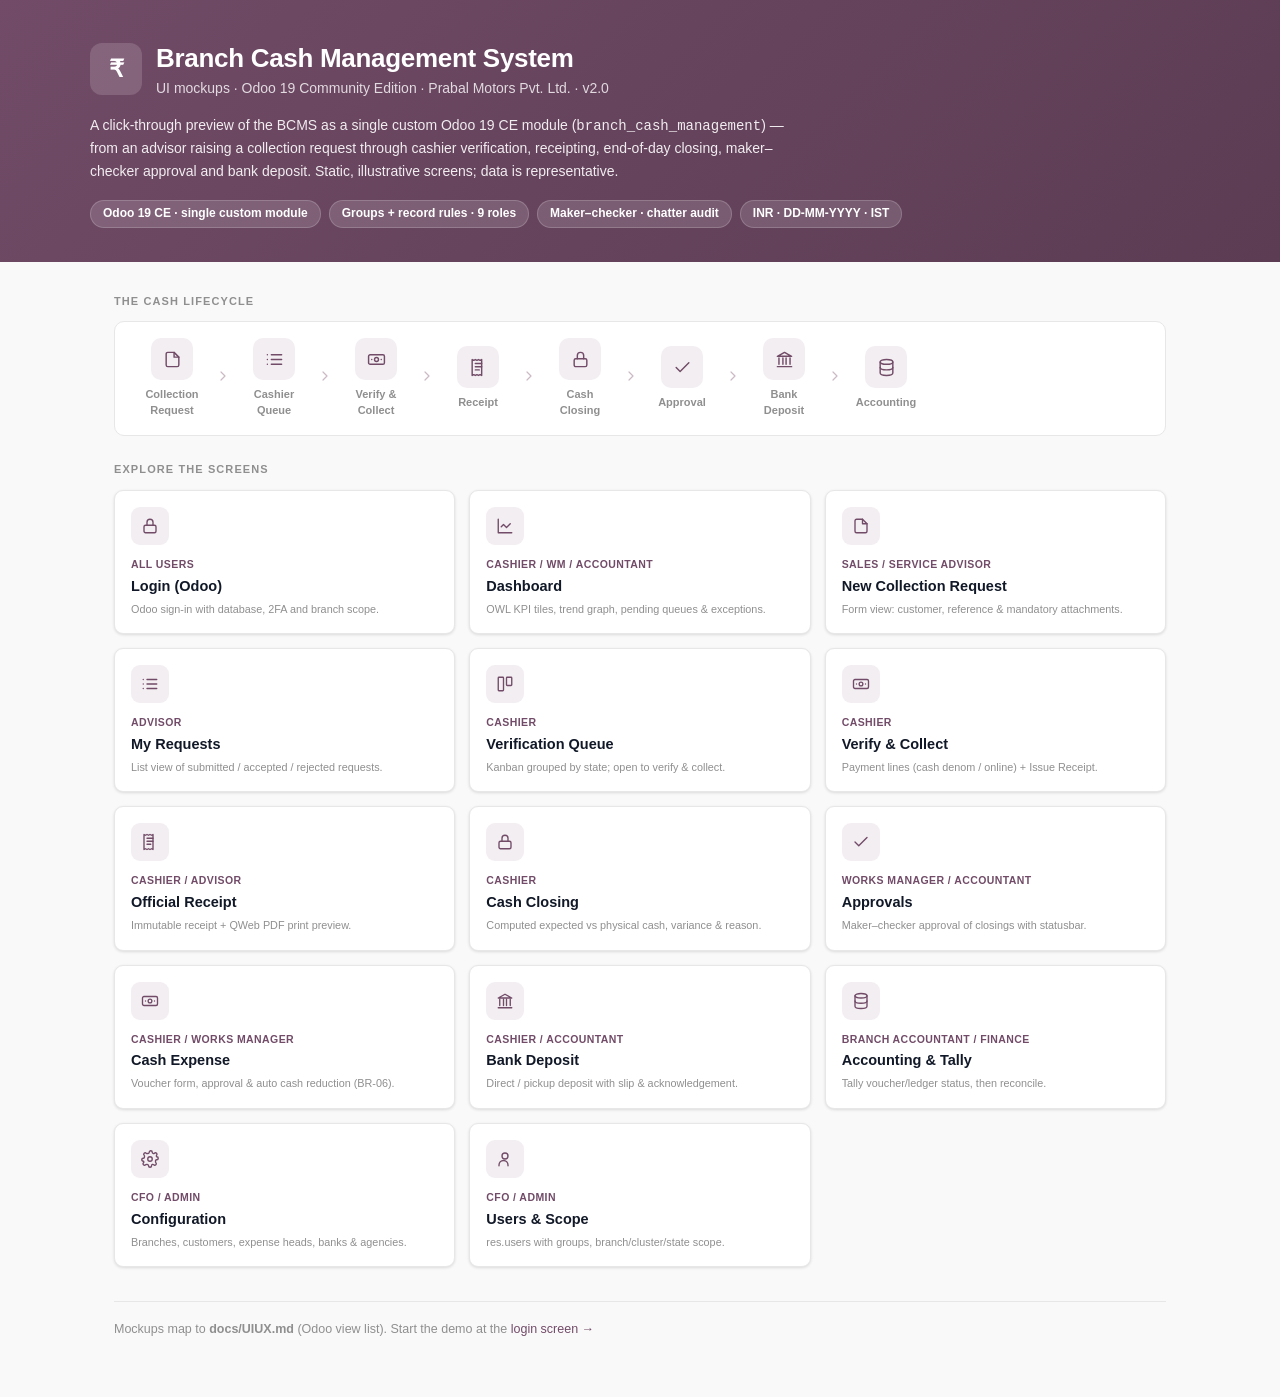
<file: ui-mockups/index.html>
<!doctype html>
<html lang="en">
<head>
  <meta charset="utf-8">
  <meta name="viewport" content="width=device-width, initial-scale=1">
  <title>Branch Cash Management — Odoo 19 CE mockups · Prabal Motors</title>
  <link rel="stylesheet" href="assets/odoo.css">
  <style>
    body{background:#faf9fa}
    .ix-hero{background:linear-gradient(135deg,#714B67,#5b3c53);color:#fff;padding:40px 24px 34px}
    .ix-in{max-width:1100px;margin:0 auto}
    .ix-head{display:flex;align-items:center;gap:14px}
    .ix-head .m{width:52px;height:52px;border-radius:12px;background:rgba(255,255,255,.15);display:grid;place-items:center;font-size:24px;font-weight:700}
    .ix-head h1{margin:0;font-size:26px;letter-spacing:-.3px}
    .ix-head .sub{color:rgba(255,255,255,.8);font-size:14px}
    .ix-badges{display:flex;gap:8px;flex-wrap:wrap;margin-top:18px}
    .ix-badge{background:rgba(255,255,255,.14);border:1px solid rgba(255,255,255,.18);border-radius:999px;padding:4px 12px;font-size:12px;font-weight:600}
    .ix-lead{color:rgba(255,255,255,.9);max-width:720px;margin:16px 0 0;line-height:1.6;font-size:14px}
    .ix-body{max-width:1100px;margin:0 auto;padding:26px 24px 60px}
    .ix-lbl{font-size:11px;text-transform:uppercase;letter-spacing:.1em;color:var(--o-muted);font-weight:700;margin:6px 0 12px}
    .ix-flow{display:flex;flex-wrap:wrap;align-items:center;gap:2px;background:#fff;border:1px solid var(--o-border-2);border-radius:10px;padding:16px;margin-bottom:26px}
    .ix-node{display:flex;flex-direction:column;align-items:center;gap:7px;min-width:82px}
    .ix-node .d{width:42px;height:42px;border-radius:10px;background:var(--o-primary-light);color:var(--o-primary);display:grid;place-items:center}
    .ix-node .d svg{width:19px;height:19px}
    .ix-node .l{font-size:11px;color:var(--o-muted);text-align:center;font-weight:600}
    .ix-arrow{color:#cbb9c6}
    .ix-grid{display:grid;grid-template-columns:repeat(3,1fr);gap:14px}
    .ix-card{background:#fff;border:1px solid var(--o-border-2);border-radius:9px;padding:16px;display:block;color:var(--o-text);box-shadow:var(--o-shadow);transition:.12s}
    .ix-card:hover{border-color:var(--o-primary);transform:translateY(-2px);text-decoration:none;box-shadow:0 8px 22px rgba(113,75,103,.18)}
    .ix-card .ic{width:38px;height:38px;border-radius:9px;background:var(--o-primary-light);color:var(--o-primary);display:grid;place-items:center;margin-bottom:10px}
    .ix-card .ic svg{width:18px;height:18px}
    .ix-card .rt{font-size:10.5px;color:var(--o-primary);font-weight:700;text-transform:uppercase;letter-spacing:.04em}
    .ix-card b{display:block;color:var(--o-text-strong);font-size:14.5px;margin-top:2px}
    .ix-card small{display:block;color:var(--o-muted);margin-top:4px;line-height:1.5}
    .ix-foot{margin-top:34px;color:var(--o-muted);font-size:12.5px;border-top:1px solid var(--o-border-2);padding-top:18px}
    @media(max-width:820px){.ix-grid{grid-template-columns:1fr}}
  </style>
</head>
<body>
  <div class="ix-hero">
    <div class="ix-in">
      <div class="ix-head">
        <div class="m">₹</div>
        <div>
          <h1>Branch Cash Management System</h1>
          <div class="sub">UI mockups · Odoo 19 Community Edition · Prabal Motors Pvt. Ltd. · v2.0</div>
        </div>
      </div>
      <p class="ix-lead">A click-through preview of the BCMS as a single custom Odoo 19 CE module (<code>branch_cash_management</code>) — from an advisor raising a collection request through cashier verification, receipting, end-of-day closing, maker–checker approval and bank deposit. Static, illustrative screens; data is representative.</p>
      <div class="ix-badges">
        <span class="ix-badge">Odoo 19 CE · single custom module</span>
        <span class="ix-badge">Groups + record rules · 9 roles</span>
        <span class="ix-badge">Maker–checker · chatter audit</span>
        <span class="ix-badge">INR · DD-MM-YYYY · IST</span>
      </div>
    </div>
  </div>

  <div class="ix-body">
    <p class="ix-lbl">The cash lifecycle</p>
    <div class="ix-flow" id="flow"></div>
    <p class="ix-lbl">Explore the screens</p>
    <div class="ix-grid" id="grid"></div>
    <div class="ix-foot">Mockups map to <b>docs/UIUX.md</b> (Odoo view list). Start the demo at the <a href="login.html">login screen →</a></div>
  </div>

  <script src="assets/odoo.js"></script>
  <script>
    const FLOW=[['file','Collection\nRequest'],['list','Cashier\nQueue'],['cash','Verify &\nCollect'],['receipt','Receipt'],['lock','Cash\nClosing'],['check','Approval'],['bank','Bank\nDeposit'],['db','Accounting']];
    document.getElementById('flow').innerHTML=FLOW.map((f,i)=>
      `<div class="ix-node"><div class="d">${svg(f[0])}</div><div class="l">${f[1].replace(/\n/g,'<br>')}</div></div>`+
      (i<FLOW.length-1?`<span class="ix-arrow">${svg('right',16)}</span>`:'')).join('');
    const S=[
      ['login.html','lock','All users','Login (Odoo)','Odoo sign-in with database, 2FA and branch scope.'],
      ['dashboard.html','graph','Cashier / WM / Accountant','Dashboard','OWL KPI tiles, trend graph, pending queues & exceptions.'],
      ['collection-new.html','file','Sales / Service Advisor','New Collection Request','Form view: customer, reference & mandatory attachments.'],
      ['my-requests.html','list','Advisor','My Requests','List view of submitted / accepted / rejected requests.'],
      ['cashier-queue.html','kanban','Cashier','Verification Queue','Kanban grouped by state; open to verify & collect.'],
      ['verify-collect.html','cash','Cashier','Verify & Collect','Payment lines (cash denom / online) + Issue Receipt.'],
      ['receipt.html','receipt','Cashier / Advisor','Official Receipt','Immutable receipt + QWeb PDF print preview.'],
      ['cash-closing.html','lock','Cashier','Cash Closing','Computed expected vs physical cash, variance & reason.'],
      ['approvals.html','check','Works Manager / Accountant','Approvals','Maker–checker approval of closings with statusbar.'],
      ['expenses.html','cash','Cashier / Works Manager','Cash Expense','Voucher form, approval & auto cash reduction (BR-06).'],
      ['deposit.html','bank','Cashier / Accountant','Bank Deposit','Direct / pickup deposit with slip & acknowledgement.'],
      ['accounting.html','db','Branch Accountant / Finance','Accounting & Tally','Tally voucher/ledger status, then reconcile.'],
      ['masters.html','gear','CFO / Admin','Configuration','Branches, customers, expense heads, banks & agencies.'],
      ['users.html','user','CFO / Admin','Users & Scope','res.users with groups, branch/cluster/state scope.'],
    ];
    document.getElementById('grid').innerHTML=S.map(s=>
      `<a class="ix-card" href="${s[0]}"><div class="ic">${svg(s[1])}</div><span class="rt">${s[2]}</span><b>${s[3]}</b><small>${s[4]}</small></a>`).join('');
  </script>
</body>
</html>
</file>
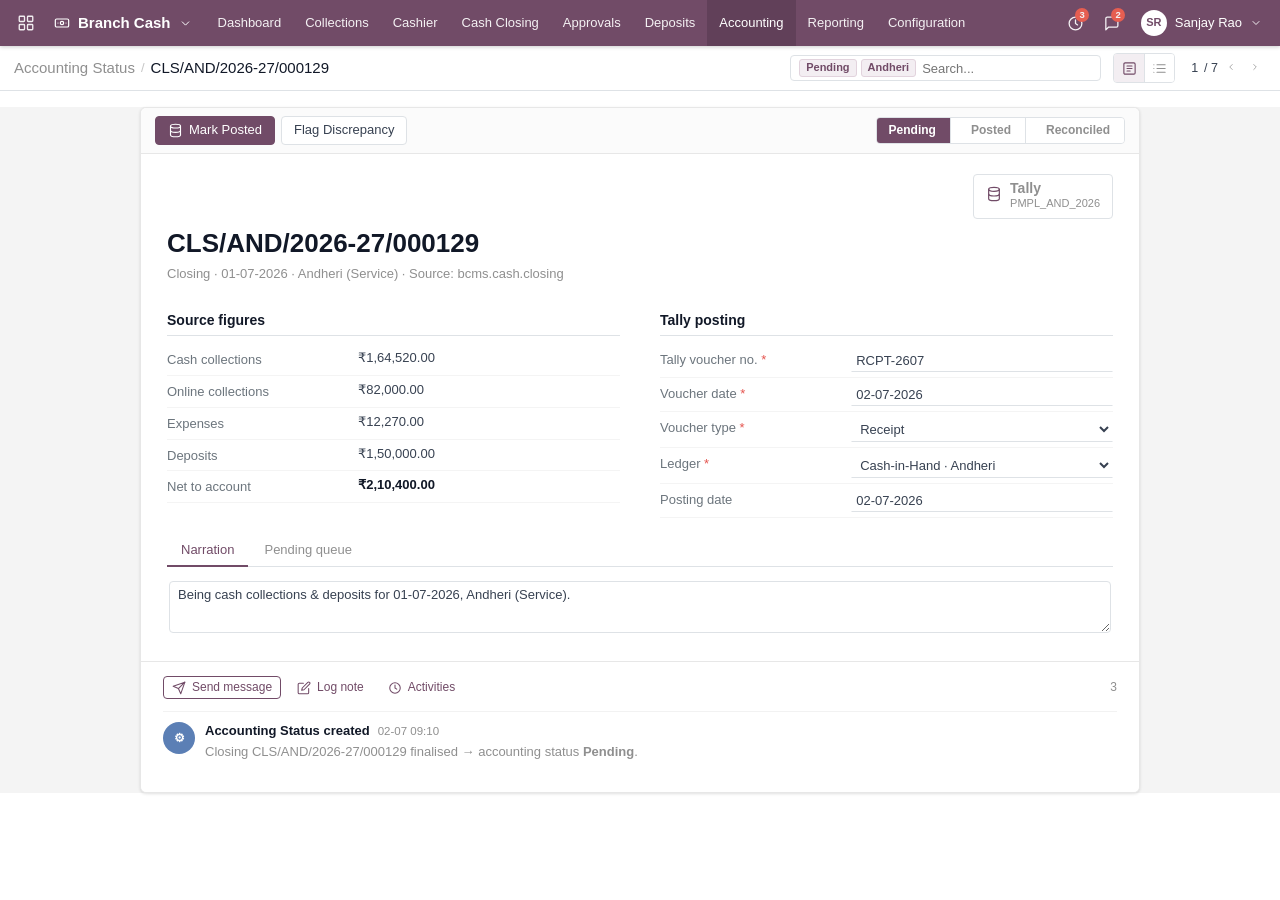
<file: ui-mockups/accounting.html>
<!doctype html>
<html lang="en">
<head>
  <meta charset="utf-8">
  <meta name="viewport" content="width=device-width, initial-scale=1">
  <title>Accounting Status — Branch Cash (Odoo 19 CE)</title>
  <link rel="stylesheet" href="assets/odoo.css">
</head>
<body class="o-app" data-menu="accounting" data-user="Sanjay Rao" data-role="Branch Accountant">

  <div class="o-cp">
    <div class="o-cp-top">
      <div class="o-cp-actions">
        <div class="o-breadcrumb"><a href="#">Accounting Status</a><span class="sep">/</span><b>CLS/AND/2026-27/000129</b></div>
      </div>
      <div class="o-cp-right">
        <div class="o-search"><span class="o-facet">Pending</span><span class="o-facet">Andheri</span><input placeholder="Search..."></div>
        <div class="o-viewswitch"><button class="on" title="Form" data-svg="form"></button><button title="List" data-svg="list"></button></div>
        <div class="o-pager"><span class="o-val">1</span> / 7 <button data-svg="left"></button><button data-svg="right"></button></div>
      </div>
    </div>
  </div>

  <div class="o-content o-form-bg">
    <div class="o-form">
      <div class="o-form-statusbar">
        <div class="o-sb-actions">
          <button class="btn btn-primary" data-open="postDlg" data-svg="db">Mark Posted</button>
          <button class="btn btn-default" data-open="discDlg">Flag Discrepancy</button>
        </div>
        <div class="o-statusbar">
          <div class="o-stage cur">Pending</div>
          <div class="o-stage">Posted</div>
          <div class="o-stage">Reconciled</div>
        </div>
      </div>

      <div class="o-sheet">
        <div class="o-buttonbox">
          <a class="o-smart" href="#"><span data-svg="db"></span><span><b>Tally</b> PMPL_AND_2026</span></a>
        </div>
        <div class="o-form-title">CLS/AND/2026-27/000129</div>
        <div class="o-subtitle">Closing · 01-07-2026 · Andheri (Service) · Source: bcms.cash.closing</div>

        <div class="o-groups">
          <div>
            <div class="o-group-title">Source figures</div>
            <div class="o-field"><label>Cash collections</label><div class="o-val num">₹1,64,520.00</div></div>
            <div class="o-field"><label>Online collections</label><div class="o-val num">₹82,000.00</div></div>
            <div class="o-field"><label>Expenses</label><div class="o-val num">₹12,270.00</div></div>
            <div class="o-field"><label>Deposits</label><div class="o-val num">₹1,50,000.00</div></div>
            <div class="o-field"><label>Net to account</label><div class="o-val b num">₹2,10,400.00</div></div>
          </div>
          <div>
            <div class="o-group-title">Tally posting</div>
            <div class="o-field"><label>Tally voucher no. <span class="req">*</span></label><div class="o-val"><input class="o-input" placeholder="e.g. RCPT-2607" value="RCPT-2607"></div></div>
            <div class="o-field"><label>Voucher date <span class="req">*</span></label><div class="o-val"><input class="o-input" value="02-07-2026"></div></div>
            <div class="o-field"><label>Voucher type <span class="req">*</span></label><div class="o-val"><select class="o-select"><option>Receipt</option><option>Contra (deposit)</option><option>Payment (expense)</option><option>Journal</option></select></div></div>
            <div class="o-field"><label>Ledger <span class="req">*</span></label><div class="o-val"><select class="o-select"><option>Cash-in-Hand · Andheri</option><option>HDFC Bank ••4021</option><option>Sundry Debtors</option></select></div></div>
            <div class="o-field"><label>Posting date</label><div class="o-val"><input class="o-input" value="02-07-2026"></div></div>
          </div>
        </div>

        <div class="o-notebook" data-nb style="margin-top:16px">
          <div class="o-nb-tabs">
            <button class="on" data-tab="narration">Narration</button>
            <button data-tab="pending">Pending queue</button>
          </div>
          <div class="o-nb-page on" data-page="narration">
            <textarea class="o-textarea o-boxed" style="width:100%">Being cash collections & deposits for 01-07-2026, Andheri (Service).</textarea>
          </div>
          <div class="o-nb-page" data-page="pending">
            <table class="o-lines">
              <thead><tr><th>Source</th><th>Type</th><th class="r">Amount</th><th>Status</th></tr></thead>
              <tbody>
                <tr><td>DEP/AND/…/000086</td><td>Deposit</td><td class="r num">₹1,10,000.00</td><td><span class="o-badge b-warning">Pending</span></td></tr>
                <tr><td>CLS/AND/…/000128</td><td>Closing · 30-06</td><td class="r num">₹1,88,900.00</td><td><span class="o-badge b-info">Posted</span></td></tr>
                <tr><td>EXP/AND/…/000309</td><td>Expense</td><td class="r num">₹9,070.00</td><td><span class="o-badge b-info">Posted</span></td></tr>
                <tr><td>CLS/BND/…/000071</td><td>Closing · 30-06</td><td class="r num">₹74,300.00</td><td><span class="o-badge b-danger">Discrepancy</span></td></tr>
              </tbody>
            </table>
          </div>
        </div>
      </div>

      <div class="o-chatter" data-chatter>
        <div class="o-chatter-top">
          <button class="btn btn-secondary btn-sm" data-cbtn="msg" data-svg="send">Send message</button>
          <button class="btn btn-link btn-sm" data-cbtn="note" data-svg="edit">Log note</button>
          <button class="btn btn-link btn-sm" data-svg="clock">Activities</button>
          <div class="o-followers"><span data-svg="user">3</span></div>
        </div>
        <div class="o-msg">
          <div class="o-ava" style="background:#5b7fb5">⚙</div>
          <div class="o-mbody">
            <div class="o-mhead"><span class="o-mauthor">Accounting Status created</span><span class="o-mtime">02-07 09:10</span></div>
            <div class="o-mtext deco-muted">Closing CLS/AND/2026-27/000129 finalised → accounting status <b>Pending</b>.</div>
          </div>
        </div>
      </div>
    </div>
  </div>

  <!-- Post dialog -->
  <div class="o-dialog-ov" id="postDlg">
    <div class="o-dialog">
      <div class="o-dialog-h">Mark as Posted <span class="x" data-close data-svg="x"></span></div>
      <div class="o-dialog-b">
        <div class="o-alert o-alert-info mb-2" data-svg="db"><div>Records the Tally voucher against this closing and moves it to <b>Posted</b>. Reconcile once it appears in the Tally daybook.</div></div>
        <div class="o-sumrow"><span class="k">Voucher no.</span><span class="num">RCPT-2607</span></div>
        <div class="o-sumrow"><span class="k">Ledger</span><span>Cash-in-Hand · Andheri</span></div>
        <div class="o-sumrow"><span class="k">Amount</span><span class="num">₹2,10,400.00</span></div>
      </div>
      <div class="o-dialog-f"><button class="btn btn-default" data-close>Discard</button><button class="btn btn-primary" data-close>Confirm posting</button></div>
    </div>
  </div>
  <!-- Discrepancy dialog -->
  <div class="o-dialog-ov" id="discDlg">
    <div class="o-dialog">
      <div class="o-dialog-h">Flag discrepancy <span class="x" data-close data-svg="x"></span></div>
      <div class="o-dialog-b">
        <div class="o-alert o-alert-warn mb-2" data-svg="alert"><div>Marks a mismatch vs Tally. Appears on the Accounting-Pending exception report until corrected.</div></div>
        <div class="o-field"><label>Type <span class="req">*</span></label><div class="o-val"><select class="o-select o-boxed"><option>Amount mismatch vs Tally</option><option>Ledger misclassification</option><option>Missing counter-entry</option><option>Other</option></select></div></div>
        <div class="o-field"><label>Details <span class="req">*</span></label><div class="o-val"><textarea class="o-textarea o-boxed" placeholder="Describe the mismatch…"></textarea></div></div>
      </div>
      <div class="o-dialog-f"><button class="btn btn-default" data-close>Discard</button><button class="btn btn-danger" data-close>Flag discrepancy</button></div>
    </div>
  </div>

  <script src="assets/odoo.js"></script>
</body>
</html>
</file>
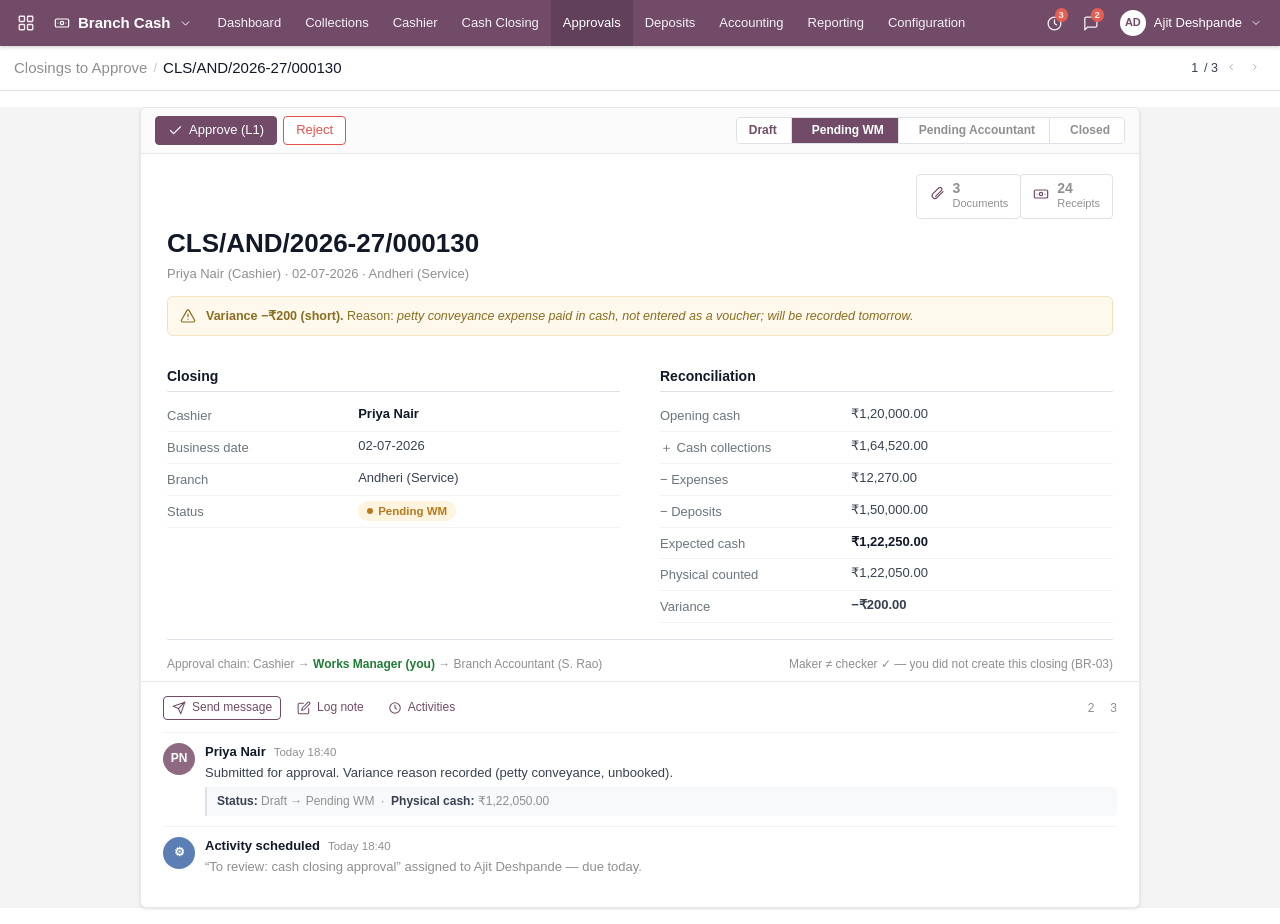
<file: ui-mockups/approvals.html>
<!doctype html>
<html lang="en">
<head>
  <meta charset="utf-8">
  <meta name="viewport" content="width=device-width, initial-scale=1">
  <title>Approve Closing — Branch Cash (Odoo 19 CE)</title>
  <link rel="stylesheet" href="assets/odoo.css">
</head>
<body class="o-app" data-menu="approvals" data-user="Ajit Deshpande" data-role="Works Manager">

  <div class="o-cp">
    <div class="o-cp-top">
      <div class="o-cp-actions">
        <div class="o-breadcrumb"><a href="#">Closings to Approve</a><span class="sep">/</span><b>CLS/AND/2026-27/000130</b></div>
      </div>
      <div class="o-cp-right">
        <div class="o-pager"><span class="o-val">1</span> / 3 <button data-svg="left"></button><button data-svg="right"></button></div>
      </div>
    </div>
  </div>

  <div class="o-content o-form-bg">
    <div class="o-form">
      <!-- statusbar -->
      <div class="o-form-statusbar">
        <div class="o-sb-actions">
          <button class="btn btn-primary" data-open="approveDlg" data-svg="check">Approve (L1)</button>
          <button class="btn btn-danger" data-open="rejectDlg">Reject</button>
        </div>
        <div class="o-statusbar">
          <div class="o-stage done">Draft</div>
          <div class="o-stage cur">Pending WM</div>
          <div class="o-stage">Pending Accountant</div>
          <div class="o-stage">Closed</div>
        </div>
      </div>

      <div class="o-sheet">
        <div class="o-buttonbox">
          <a class="o-smart" href="#"><span data-svg="paperclip"></span><span><b>3</b> Documents</span></a>
          <a class="o-smart" href="verify-collect.html"><span data-svg="cash"></span><span><b>24</b> Receipts</span></a>
        </div>

        <div class="o-form-title">CLS/AND/2026-27/000130</div>
        <div class="o-subtitle">Priya Nair (Cashier) · 02-07-2026 · Andheri (Service)</div>

        <div class="o-alert o-alert-warn mb-2" data-svg="alert">
          <div><b>Variance −₹200 (short).</b> Reason: <i>petty conveyance expense paid in cash, not entered as a voucher; will be recorded tomorrow.</i></div>
        </div>

        <div class="o-groups">
          <div>
            <div class="o-group-title">Closing</div>
            <div class="o-field"><label>Cashier</label><div class="o-val b">Priya Nair</div></div>
            <div class="o-field"><label>Business date</label><div class="o-val">02-07-2026</div></div>
            <div class="o-field"><label>Branch</label><div class="o-val">Andheri (Service)</div></div>
            <div class="o-field"><label>Status</label><div class="o-val"><span class="o-badge b-warning"><span class="dot"></span>Pending WM</span></div></div>
          </div>
          <div>
            <div class="o-group-title">Reconciliation</div>
            <div class="o-field"><label>Opening cash</label><div class="o-val num">₹1,20,000.00</div></div>
            <div class="o-field"><label>＋ Cash collections</label><div class="o-val num">₹1,64,520.00</div></div>
            <div class="o-field"><label>− Expenses</label><div class="o-val num">₹12,270.00</div></div>
            <div class="o-field"><label>− Deposits</label><div class="o-val num">₹1,50,000.00</div></div>
            <div class="o-field"><label>Expected cash</label><div class="o-val b num">₹1,22,250.00</div></div>
            <div class="o-field"><label>Physical counted</label><div class="o-val num">₹1,22,050.00</div></div>
            <div class="o-field"><label>Variance</label><div class="o-val num deco-danger">−₹200.00</div></div>
          </div>
        </div>

        <hr class="o-hr">
        <div class="o-between">
          <div class="deco-muted small">Approval chain: Cashier → <b class="deco-success">Works Manager (you)</b> → Branch Accountant (S. Rao)</div>
          <div class="small deco-muted">Maker ≠ checker ✓ — you did not create this closing (BR-03)</div>
        </div>
      </div>

      <!-- chatter -->
      <div class="o-chatter" data-chatter>
        <div class="o-chatter-top">
          <button class="btn btn-secondary btn-sm" data-cbtn="msg" data-svg="send">Send message</button>
          <button class="btn btn-link btn-sm" data-cbtn="note" data-svg="edit">Log note</button>
          <button class="btn btn-link btn-sm" data-svg="clock">Activities</button>
          <div class="o-followers"><span data-svg="user">2</span><span data-svg="paperclip">3</span></div>
        </div>
        <div class="o-msg">
          <div class="o-ava" style="background:#8e6a82">PN</div>
          <div class="o-mbody">
            <div class="o-mhead"><span class="o-mauthor">Priya Nair</span><span class="o-mtime">Today 18:40</span></div>
            <div class="o-mtext">Submitted for approval. Variance reason recorded (petty conveyance, unbooked).</div>
            <div class="o-tracking"><b>Status:</b> Draft → Pending WM &nbsp;·&nbsp; <b>Physical cash:</b> ₹1,22,050.00</div>
          </div>
        </div>
        <div class="o-msg">
          <div class="o-ava" style="background:#5b7fb5">⚙</div>
          <div class="o-mbody">
            <div class="o-mhead"><span class="o-mauthor">Activity scheduled</span><span class="o-mtime">Today 18:40</span></div>
            <div class="o-mtext deco-muted">“To review: cash closing approval” assigned to Ajit Deshpande — due today.</div>
          </div>
        </div>
      </div>
    </div>
  </div>

  <!-- Approve dialog -->
  <div class="o-dialog-ov" id="approveDlg">
    <div class="o-dialog">
      <div class="o-dialog-h">Approve CLS/AND/2026-27/000130 <span class="x" data-close data-svg="x"></span></div>
      <div class="o-dialog-b">
        <div class="o-alert o-alert-success mb-2" data-svg="check"><div>Approving as <b>Works Manager (L1)</b>. Maker ≠ checker verified. Routes to Branch Accountant (S. Rao) for physical verification & finalisation.</div></div>
        <div class="o-field"><label>Approval remark <span class="deco-muted">(optional)</span></label><div class="o-val"><textarea class="o-textarea o-boxed">Variance reason acceptable. Ensure the voucher is booked tomorrow.</textarea></div></div>
      </div>
      <div class="o-dialog-f"><button class="btn btn-default" data-close>Discard</button><button class="btn btn-primary" data-close>Confirm approval</button></div>
    </div>
  </div>
  <!-- Reject dialog -->
  <div class="o-dialog-ov" id="rejectDlg">
    <div class="o-dialog">
      <div class="o-dialog-h">Reject closing <span class="x" data-close data-svg="x"></span></div>
      <div class="o-dialog-b">
        <div class="o-alert o-alert-warn mb-2" data-svg="alert"><div>Returns to the cashier for correction & resubmission. A reason is mandatory.</div></div>
        <div class="o-field"><label>Reason <span class="req">*</span></label><div class="o-val"><textarea class="o-textarea o-boxed" placeholder="Explain what must be corrected…"></textarea></div></div>
      </div>
      <div class="o-dialog-f"><button class="btn btn-default" data-close>Discard</button><button class="btn btn-danger" data-close>Confirm rejection</button></div>
    </div>
  </div>

  <script src="assets/odoo.js"></script>
</body>
</html>
</file>
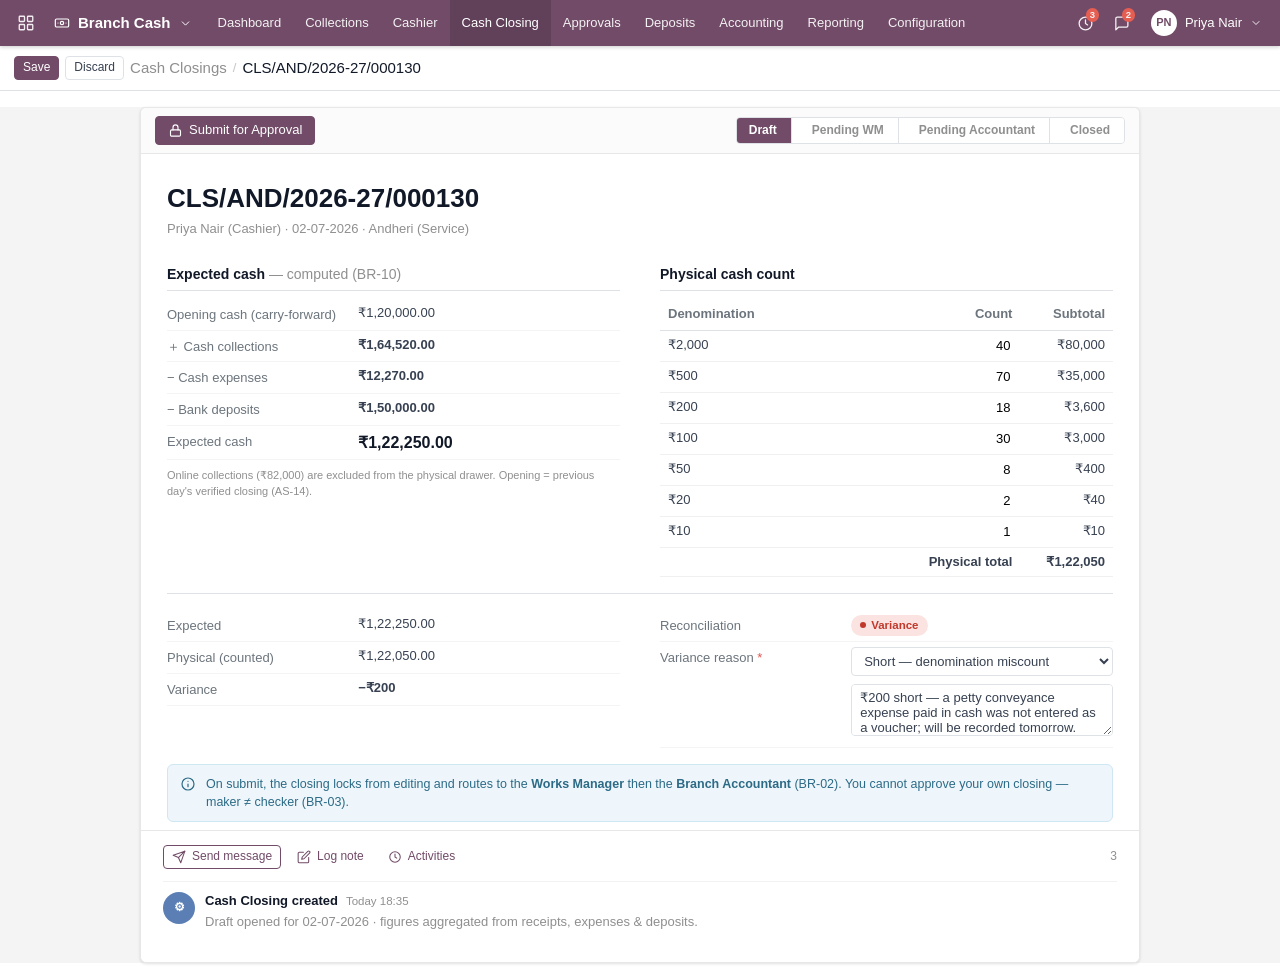
<file: ui-mockups/cash-closing.html>
<!doctype html>
<html lang="en">
<head>
  <meta charset="utf-8">
  <meta name="viewport" content="width=device-width, initial-scale=1">
  <title>Cash Closing — Branch Cash (Odoo 19 CE)</title>
  <link rel="stylesheet" href="assets/odoo.css">
</head>
<body class="o-app" data-menu="closing" data-user="Priya Nair" data-role="Cashier">

  <div class="o-cp">
    <div class="o-cp-top">
      <div class="o-cp-actions">
        <button class="btn btn-primary btn-sm">Save</button>
        <button class="btn btn-default btn-sm">Discard</button>
        <div class="o-breadcrumb"><a href="#">Cash Closings</a><span class="sep">/</span><b>CLS/AND/2026-27/000130</b></div>
      </div>
    </div>
  </div>

  <div class="o-content o-form-bg">
    <div class="o-form">
      <div class="o-form-statusbar">
        <div class="o-sb-actions">
          <a class="btn btn-primary" href="approvals.html" data-svg="lock">Submit for Approval</a>
        </div>
        <div class="o-statusbar">
          <div class="o-stage cur">Draft</div>
          <div class="o-stage">Pending WM</div>
          <div class="o-stage">Pending Accountant</div>
          <div class="o-stage">Closed</div>
        </div>
      </div>

      <div class="o-sheet">
        <div class="o-form-title">CLS/AND/2026-27/000130</div>
        <div class="o-subtitle">Priya Nair (Cashier) · 02-07-2026 · Andheri (Service)</div>

        <div class="o-groups">
          <div>
            <div class="o-group-title">Expected cash <span class="deco-muted" style="font-weight:400">— computed (BR-10)</span></div>
            <div class="o-field"><label>Opening cash (carry-forward)</label><div class="o-val num">₹1,20,000.00</div></div>
            <div class="o-field"><label>＋ Cash collections</label><div class="o-val num deco-success">₹1,64,520.00</div></div>
            <div class="o-field"><label>− Cash expenses</label><div class="o-val num deco-danger">₹12,270.00</div></div>
            <div class="o-field"><label>− Bank deposits</label><div class="o-val num deco-danger">₹1,50,000.00</div></div>
            <div class="o-field"><label>Expected cash</label><div class="o-val b num" style="font-size:16px">₹1,22,250.00</div></div>
            <p class="deco-muted tiny mt-1">Online collections (₹82,000) are excluded from the physical drawer. Opening = previous day's verified closing (AS-14).</p>
          </div>

          <div>
            <div class="o-group-title">Physical cash count</div>
            <div data-denom data-expected="122250">
              <table class="o-lines">
                <thead><tr><th>Denomination</th><th class="r">Count</th><th class="r">Subtotal</th></tr></thead>
                <tbody>
                  <tr><td>₹2,000</td><td class="r"><input class="denom" data-face="2000" value="40"></td><td class="r num" data-sub>₹80,000</td></tr>
                  <tr><td>₹500</td><td class="r"><input class="denom" data-face="500" value="70"></td><td class="r num" data-sub>₹35,000</td></tr>
                  <tr><td>₹200</td><td class="r"><input class="denom" data-face="200" value="18"></td><td class="r num" data-sub>₹3,600</td></tr>
                  <tr><td>₹100</td><td class="r"><input class="denom" data-face="100" value="30"></td><td class="r num" data-sub>₹3,000</td></tr>
                  <tr><td>₹50</td><td class="r"><input class="denom" data-face="50" value="8"></td><td class="r num" data-sub>₹400</td></tr>
                  <tr><td>₹20</td><td class="r"><input class="denom" data-face="20" value="2"></td><td class="r num" data-sub>₹40</td></tr>
                  <tr><td>₹10</td><td class="r"><input class="denom" data-face="10" value="1"></td><td class="r num" data-sub>₹10</td></tr>
                </tbody>
                <tfoot><tr><td colspan="2" class="r">Physical total</td><td class="r num" data-denom-total>₹1,22,050</td></tr></tfoot>
              </table>
            </div>
          </div>
        </div>

        <hr class="o-hr">
        <div class="o-groups" data-variance data-expected="122250">
          <div>
            <div class="o-field"><label>Expected</label><div class="o-val num">₹1,22,250.00</div></div>
            <div class="o-field"><label>Physical (counted)</label><div class="o-val num" data-phys>₹1,22,050.00</div></div>
            <div class="o-field"><label>Variance</label><div class="o-val num deco-danger" data-var-amt>−₹200.00</div></div>
          </div>
          <div>
            <div class="o-field"><label>Reconciliation</label><div class="o-val"><span class="o-badge b-danger" data-var-badge><span class="dot"></span>Variance</span></div></div>
            <div class="o-field" data-var-reason>
              <label>Variance reason <span class="req">*</span></label>
              <div class="o-val">
                <select class="o-select o-boxed mb-1"><option>Short — denomination miscount</option><option>Short — pending petty expense not recorded</option><option>Excess — rounding on receipts</option><option>Other</option></select>
                <textarea class="o-textarea o-boxed">₹200 short — a petty conveyance expense paid in cash was not entered as a voucher; will be recorded tomorrow.</textarea>
              </div>
            </div>
          </div>
        </div>

        <div class="o-alert o-alert-info mt-2" data-svg="info">
          <div>On submit, the closing locks from editing and routes to the <b>Works Manager</b> then the <b>Branch Accountant</b> (BR-02). You cannot approve your own closing — maker ≠ checker (BR-03).</div>
        </div>
      </div>

      <div class="o-chatter" data-chatter>
        <div class="o-chatter-top">
          <button class="btn btn-secondary btn-sm" data-cbtn="msg" data-svg="send">Send message</button>
          <button class="btn btn-link btn-sm" data-cbtn="note" data-svg="edit">Log note</button>
          <button class="btn btn-link btn-sm" data-svg="clock">Activities</button>
          <div class="o-followers"><span data-svg="user">3</span></div>
        </div>
        <div class="o-msg">
          <div class="o-ava" style="background:#5b7fb5">⚙</div>
          <div class="o-mbody">
            <div class="o-mhead"><span class="o-mauthor">Cash Closing created</span><span class="o-mtime">Today 18:35</span></div>
            <div class="o-mtext deco-muted">Draft opened for 02-07-2026 · figures aggregated from receipts, expenses & deposits.</div>
          </div>
        </div>
      </div>
    </div>
  </div>
  <script src="assets/odoo.js"></script>
</body>
</html>
</file>
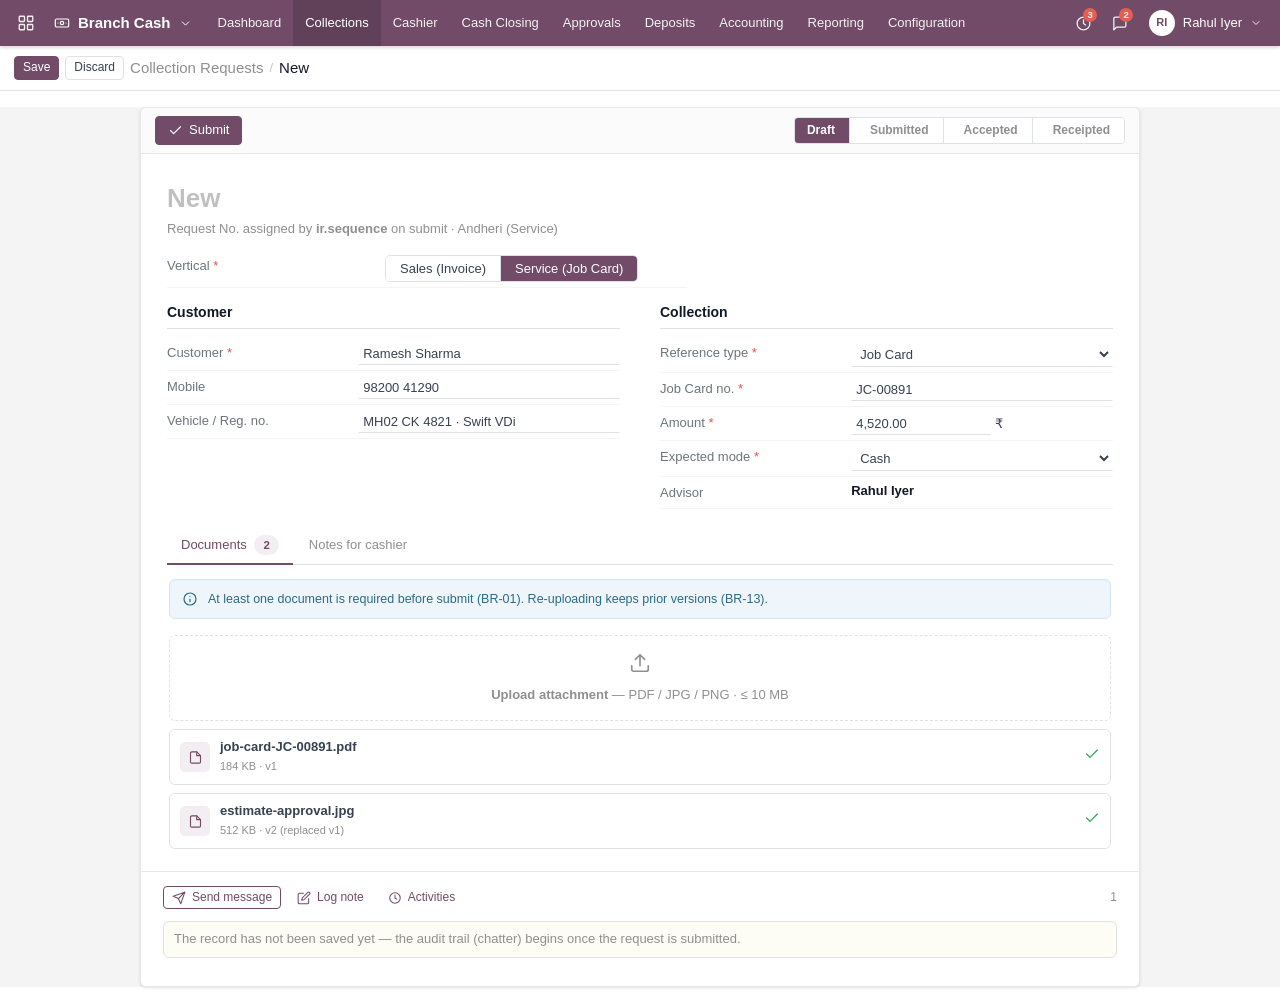
<file: ui-mockups/collection-new.html>
<!doctype html>
<html lang="en">
<head>
  <meta charset="utf-8">
  <meta name="viewport" content="width=device-width, initial-scale=1">
  <title>New Collection Request — Branch Cash (Odoo 19 CE)</title>
  <link rel="stylesheet" href="assets/odoo.css">
</head>
<body class="o-app" data-menu="collections" data-user="Rahul Iyer" data-role="Service Advisor">

  <div class="o-cp">
    <div class="o-cp-top">
      <div class="o-cp-actions">
        <button class="btn btn-primary btn-sm">Save</button>
        <button class="btn btn-default btn-sm">Discard</button>
        <div class="o-breadcrumb"><a href="my-requests.html">Collection Requests</a><span class="sep">/</span><b>New</b></div>
      </div>
    </div>
  </div>

  <div class="o-content o-form-bg">
    <div class="o-form">
      <div class="o-form-statusbar">
        <div class="o-sb-actions">
          <a class="btn btn-primary" href="my-requests.html" data-svg="check">Submit</a>
        </div>
        <div class="o-statusbar">
          <div class="o-stage cur">Draft</div>
          <div class="o-stage">Submitted</div>
          <div class="o-stage">Accepted</div>
          <div class="o-stage">Receipted</div>
        </div>
      </div>

      <div class="o-sheet">
        <div class="o-form-title"><span class="o-ph">New</span></div>
        <div class="o-subtitle">Request No. assigned by <b>ir.sequence</b> on submit · Andheri (Service)</div>

        <div class="o-field" style="max-width:520px">
          <label>Vertical <span class="req">*</span></label>
          <div class="o-val">
            <div class="o-seg"><button>Sales (Invoice)</button><button class="on">Service (Job Card)</button></div>
          </div>
        </div>

        <div class="o-groups">
          <div>
            <div class="o-group-title">Customer</div>
            <div class="o-field"><label>Customer <span class="req">*</span></label><div class="o-val"><input class="o-input" value="Ramesh Sharma"></div></div>
            <div class="o-field"><label>Mobile</label><div class="o-val"><input class="o-input" value="98200 41290"></div></div>
            <div class="o-field"><label>Vehicle / Reg. no.</label><div class="o-val"><input class="o-input" value="MH02 CK 4821 · Swift VDi"></div></div>
          </div>
          <div>
            <div class="o-group-title">Collection</div>
            <div class="o-field"><label>Reference type <span class="req">*</span></label><div class="o-val"><select class="o-select"><option>Job Card</option><option>Invoice</option></select></div></div>
            <div class="o-field"><label>Job Card no. <span class="req">*</span></label><div class="o-val"><input class="o-input" value="JC-00891"></div></div>
            <div class="o-field"><label>Amount <span class="req">*</span></label><div class="o-val"><input class="o-input o-amt num" value="4,520.00"> ₹</div></div>
            <div class="o-field"><label>Expected mode <span class="req">*</span></label><div class="o-val"><select class="o-select"><option>Cash</option><option>Online (UPI/Card/NEFT)</option><option>Mixed</option></select></div></div>
            <div class="o-field"><label>Advisor</label><div class="o-val b">Rahul Iyer</div></div>
          </div>
        </div>

        <div class="o-notebook" data-nb>
          <div class="o-nb-tabs">
            <button class="on" data-tab="docs">Documents <span class="o-badge b-primary" style="margin-left:4px">2</span></button>
            <button data-tab="notes">Notes for cashier</button>
          </div>
          <div class="o-nb-page on" data-page="docs">
            <div class="o-alert o-alert-info mb-2" data-svg="info"><div>At least one document is required before submit (BR-01). Re-uploading keeps prior versions (BR-13).</div></div>
            <div class="dropzone" data-svg="upload"><div style="margin-top:6px"><b>Upload attachment</b> — PDF / JPG / PNG · ≤ 10 MB</div></div>
            <div class="o-filechip"><span class="fi" data-svg="file"></span><div style="flex:1"><b>job-card-JC-00891.pdf</b><br><span class="deco-muted tiny">184 KB · v1</span></div><span class="ok" data-svg="check"></span></div>
            <div class="o-filechip"><span class="fi" data-svg="file"></span><div style="flex:1"><b>estimate-approval.jpg</b><br><span class="deco-muted tiny">512 KB · v2 (replaced v1)</span></div><span class="ok" data-svg="check"></span></div>
          </div>
          <div class="o-nb-page" data-page="notes">
            <textarea class="o-textarea o-boxed" style="width:100%">Customer will pay at counter after test drive. Warranty job — check approval note.</textarea>
          </div>
        </div>
      </div>

      <div class="o-chatter" data-chatter>
        <div class="o-chatter-top">
          <button class="btn btn-secondary btn-sm" data-cbtn="msg" data-svg="send">Send message</button>
          <button class="btn btn-link btn-sm" data-cbtn="note" data-svg="edit">Log note</button>
          <button class="btn btn-link btn-sm" data-svg="clock">Activities</button>
          <div class="o-followers"><span data-svg="user">1</span></div>
        </div>
        <div class="o-log-note">The record has not been saved yet — the audit trail (chatter) begins once the request is submitted.</div>
      </div>
    </div>
  </div>
  <script src="assets/odoo.js"></script>
</body>
</html>
</file>
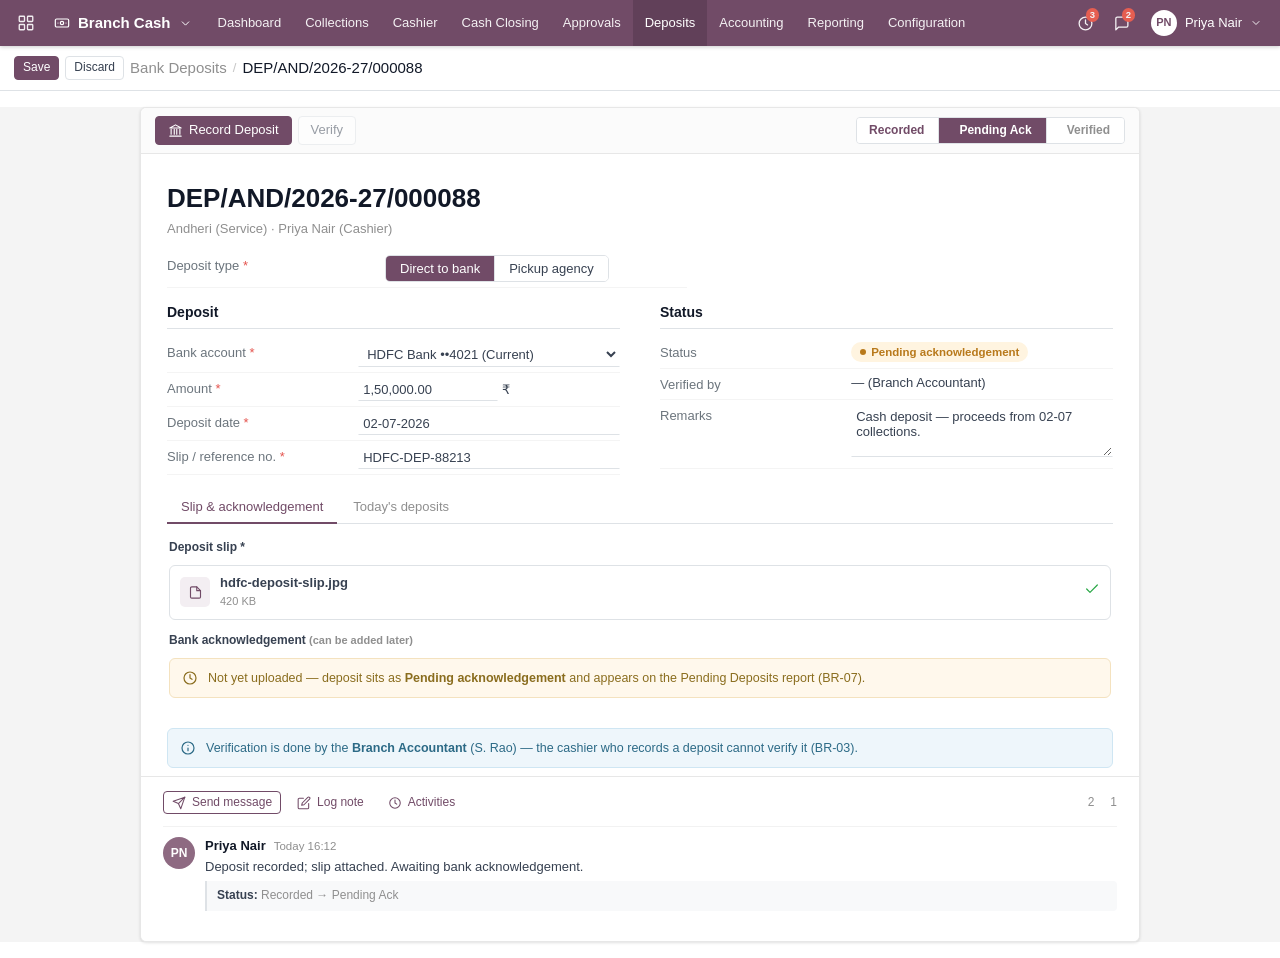
<file: ui-mockups/deposit.html>
<!doctype html>
<html lang="en">
<head>
  <meta charset="utf-8">
  <meta name="viewport" content="width=device-width, initial-scale=1">
  <title>Bank Deposit — Branch Cash (Odoo 19 CE)</title>
  <link rel="stylesheet" href="assets/odoo.css">
</head>
<body class="o-app" data-menu="deposits" data-user="Priya Nair" data-role="Cashier">

  <div class="o-cp">
    <div class="o-cp-top">
      <div class="o-cp-actions">
        <button class="btn btn-primary btn-sm">Save</button>
        <button class="btn btn-default btn-sm">Discard</button>
        <div class="o-breadcrumb"><a href="#">Bank Deposits</a><span class="sep">/</span><b>DEP/AND/2026-27/000088</b></div>
      </div>
    </div>
  </div>

  <div class="o-content o-form-bg">
    <div class="o-form">
      <div class="o-form-statusbar">
        <div class="o-sb-actions">
          <button class="btn btn-primary" data-svg="bank">Record Deposit</button>
          <button class="btn btn-default disabled" title="Verified by Branch Accountant (maker ≠ checker)">Verify</button>
        </div>
        <div class="o-statusbar">
          <div class="o-stage done">Recorded</div>
          <div class="o-stage cur">Pending Ack</div>
          <div class="o-stage">Verified</div>
        </div>
      </div>

      <div class="o-sheet">
        <div class="o-form-title">DEP/AND/2026-27/000088</div>
        <div class="o-subtitle">Andheri (Service) · Priya Nair (Cashier)</div>

        <div class="o-field" style="max-width:520px">
          <label>Deposit type <span class="req">*</span></label>
          <div class="o-val"><div class="o-seg" data-mode-seg><button class="on" data-mode="direct">Direct to bank</button><button data-mode="pickup">Pickup agency</button></div></div>
        </div>

        <div class="o-groups">
          <div>
            <div class="o-group-title">Deposit</div>
            <div class="o-field" data-mode-panel="direct"><label>Bank account <span class="req">*</span></label><div class="o-val"><select class="o-select"><option>HDFC Bank ••4021 (Current)</option><option>ICICI Bank ••7788 (Current)</option></select></div></div>
            <div class="o-field" data-mode-panel="pickup" style="display:none"><label>Pickup agency <span class="req">*</span></label><div class="o-val"><select class="o-select"><option>SecureCash Logistics</option><option>CMS Cash Management</option></select></div></div>
            <div class="o-field"><label>Amount <span class="req">*</span></label><div class="o-val"><input class="o-input o-amt num" value="1,50,000.00"> ₹</div></div>
            <div class="o-field"><label>Deposit date <span class="req">*</span></label><div class="o-val"><input class="o-input" value="02-07-2026"></div></div>
            <div class="o-field"><label>Slip / reference no. <span class="req">*</span></label><div class="o-val"><input class="o-input" value="HDFC-DEP-88213"></div></div>
          </div>
          <div>
            <div class="o-group-title">Status</div>
            <div class="o-field"><label>Status</label><div class="o-val"><span class="o-badge b-warning"><span class="dot"></span>Pending acknowledgement</span></div></div>
            <div class="o-field"><label>Verified by</label><div class="o-val deco-muted">— (Branch Accountant)</div></div>
            <div class="o-field"><label>Remarks</label><div class="o-val"><textarea class="o-textarea">Cash deposit — proceeds from 02-07 collections.</textarea></div></div>
          </div>
        </div>

        <div class="o-notebook" data-nb style="margin-top:16px">
          <div class="o-nb-tabs">
            <button class="on" data-tab="docs">Slip & acknowledgement</button>
            <button data-tab="today">Today's deposits</button>
          </div>
          <div class="o-nb-page on" data-page="docs">
            <b class="small">Deposit slip <span class="req">*</span></b>
            <div class="o-filechip"><span class="fi" data-svg="file"></span><div style="flex:1"><b>hdfc-deposit-slip.jpg</b><br><span class="deco-muted tiny">420 KB</span></div><span class="ok" data-svg="check"></span></div>
            <b class="small" style="display:block;margin-top:12px">Bank acknowledgement <span class="deco-muted tiny">(can be added later)</span></b>
            <div class="o-alert o-alert-warn mt-1" data-svg="clock"><div>Not yet uploaded — deposit sits as <b>Pending acknowledgement</b> and appears on the Pending Deposits report (BR-07).</div></div>
          </div>
          <div class="o-nb-page" data-page="today">
            <table class="o-lines">
              <thead><tr><th>Deposit</th><th>Account</th><th class="r">Amount</th><th>Status</th></tr></thead>
              <tbody>
                <tr><td>DEP/AND/…/000088</td><td>HDFC ••4021</td><td class="r num">₹1,50,000.00</td><td><span class="o-badge b-warning">Pending ack</span></td></tr>
                <tr><td>DEP/AND/…/000087</td><td>ICICI ••7788</td><td class="r num">₹2,00,000.00</td><td><span class="o-badge b-info">Recorded</span></td></tr>
                <tr><td>DEP/AND/…/000086</td><td>HDFC ••4021</td><td class="r num">₹1,10,000.00</td><td><span class="o-badge b-success">Verified</span></td></tr>
              </tbody>
            </table>
          </div>
        </div>

        <div class="o-alert o-alert-info mt-2" data-svg="info">
          <div>Verification is done by the <b>Branch Accountant</b> (S. Rao) — the cashier who records a deposit cannot verify it (BR-03).</div>
        </div>
      </div>

      <div class="o-chatter" data-chatter>
        <div class="o-chatter-top">
          <button class="btn btn-secondary btn-sm" data-cbtn="msg" data-svg="send">Send message</button>
          <button class="btn btn-link btn-sm" data-cbtn="note" data-svg="edit">Log note</button>
          <button class="btn btn-link btn-sm" data-svg="clock">Activities</button>
          <div class="o-followers"><span data-svg="user">2</span><span data-svg="paperclip">1</span></div>
        </div>
        <div class="o-msg">
          <div class="o-ava" style="background:#8e6a82">PN</div>
          <div class="o-mbody">
            <div class="o-mhead"><span class="o-mauthor">Priya Nair</span><span class="o-mtime">Today 16:12</span></div>
            <div class="o-mtext">Deposit recorded; slip attached. Awaiting bank acknowledgement.</div>
            <div class="o-tracking"><b>Status:</b> Recorded → Pending Ack</div>
          </div>
        </div>
      </div>
    </div>
  </div>
  <script src="assets/odoo.js"></script>
</body>
</html>
</file>
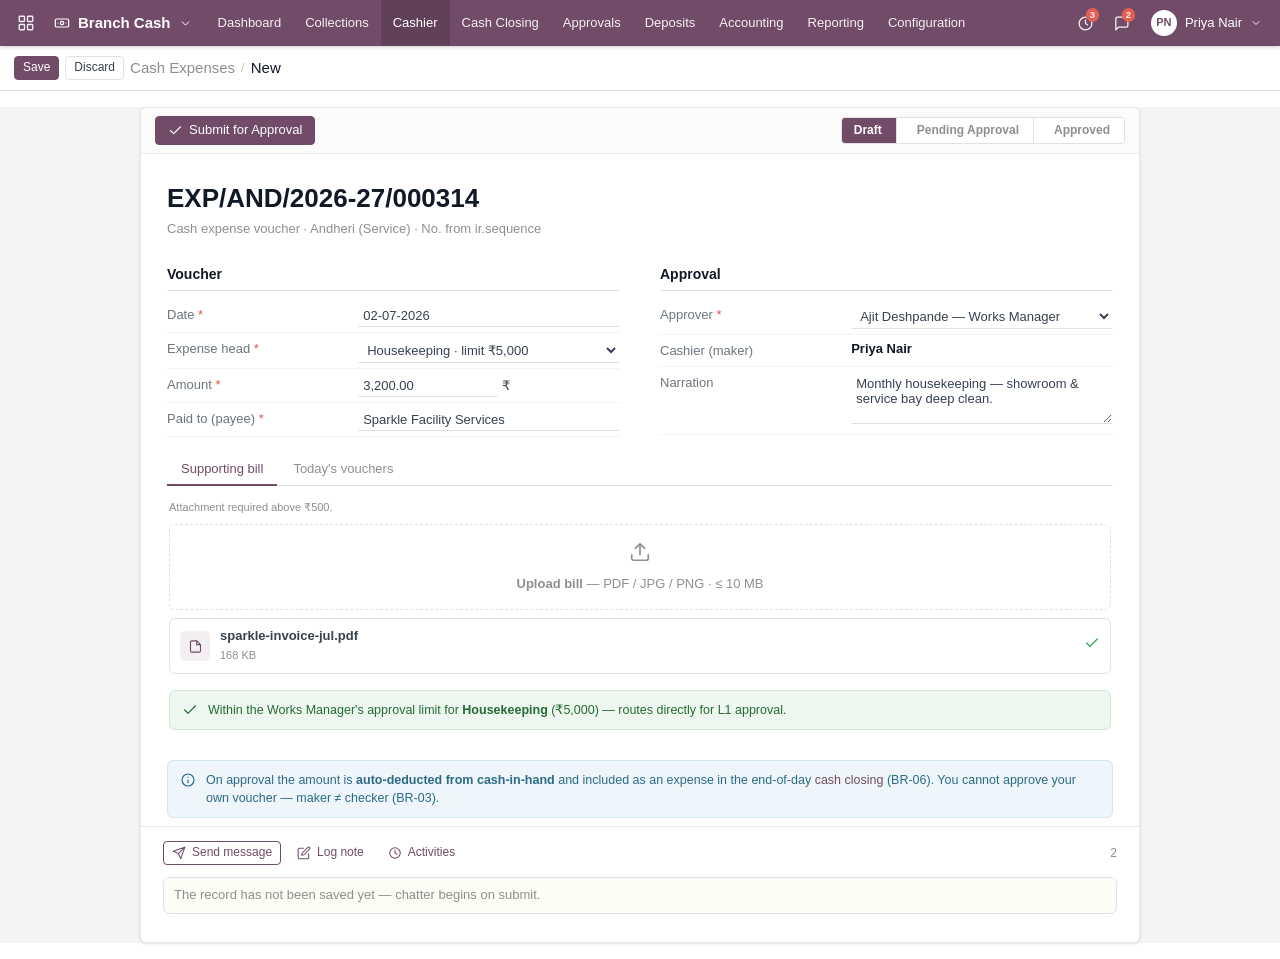
<file: ui-mockups/expenses.html>
<!doctype html>
<html lang="en">
<head>
  <meta charset="utf-8">
  <meta name="viewport" content="width=device-width, initial-scale=1">
  <title>Cash Expense — Branch Cash (Odoo 19 CE)</title>
  <link rel="stylesheet" href="assets/odoo.css">
</head>
<body class="o-app" data-menu="cashier" data-user="Priya Nair" data-role="Cashier">

  <div class="o-cp">
    <div class="o-cp-top">
      <div class="o-cp-actions">
        <button class="btn btn-primary btn-sm">Save</button>
        <button class="btn btn-default btn-sm">Discard</button>
        <div class="o-breadcrumb"><a href="#">Cash Expenses</a><span class="sep">/</span><b>New</b></div>
      </div>
    </div>
  </div>

  <div class="o-content o-form-bg">
    <div class="o-form">
      <div class="o-form-statusbar">
        <div class="o-sb-actions">
          <button class="btn btn-primary" data-svg="check">Submit for Approval</button>
        </div>
        <div class="o-statusbar">
          <div class="o-stage cur">Draft</div>
          <div class="o-stage">Pending Approval</div>
          <div class="o-stage">Approved</div>
        </div>
      </div>

      <div class="o-sheet">
        <div class="o-form-title">EXP/AND/2026-27/000314</div>
        <div class="o-subtitle">Cash expense voucher · Andheri (Service) · No. from ir.sequence</div>

        <div class="o-groups">
          <div>
            <div class="o-group-title">Voucher</div>
            <div class="o-field"><label>Date <span class="req">*</span></label><div class="o-val"><input class="o-input" value="02-07-2026"></div></div>
            <div class="o-field"><label>Expense head <span class="req">*</span></label><div class="o-val">
              <select class="o-select" id="headSel">
                <option data-limit="5000">Housekeeping · limit ₹5,000</option>
                <option data-limit="10000">Vehicle fuel · limit ₹10,000</option>
                <option data-limit="25000">Equipment repair · limit ₹25,000</option>
                <option data-limit="2000">Staff conveyance · limit ₹2,000</option>
                <option data-limit="1500">Courier & postage · limit ₹1,500</option>
              </select></div></div>
            <div class="o-field"><label>Amount <span class="req">*</span></label><div class="o-val"><input class="o-input o-amt num" id="amt" value="3,200.00"> ₹</div></div>
            <div class="o-field"><label>Paid to (payee) <span class="req">*</span></label><div class="o-val"><input class="o-input" value="Sparkle Facility Services"></div></div>
          </div>
          <div>
            <div class="o-group-title">Approval</div>
            <div class="o-field"><label>Approver <span class="req">*</span></label><div class="o-val"><select class="o-select"><option>Ajit Deshpande — Works Manager</option><option>Sanjay Rao — Branch Accountant</option></select></div></div>
            <div class="o-field"><label>Cashier (maker)</label><div class="o-val b">Priya Nair</div></div>
            <div class="o-field"><label>Narration</label><div class="o-val"><textarea class="o-textarea">Monthly housekeeping — showroom & service bay deep clean.</textarea></div></div>
          </div>
        </div>

        <div class="o-notebook" data-nb style="margin-top:16px">
          <div class="o-nb-tabs">
            <button class="on" data-tab="bill">Supporting bill</button>
            <button data-tab="today">Today's vouchers</button>
          </div>
          <div class="o-nb-page on" data-page="bill">
            <div class="deco-muted tiny mb-1">Attachment required above ₹500.</div>
            <div class="dropzone" data-svg="upload"><div style="margin-top:6px"><b>Upload bill</b> — PDF / JPG / PNG · ≤ 10 MB</div></div>
            <div class="o-filechip"><span class="fi" data-svg="file"></span><div style="flex:1"><b>sparkle-invoice-jul.pdf</b><br><span class="deco-muted tiny">168 KB</span></div><span class="ok" data-svg="check"></span></div>
            <div class="o-alert o-alert-success mt-2" id="limitOk" data-svg="check"><div>Within the Works Manager's approval limit for <b>Housekeeping</b> (₹5,000) — routes directly for L1 approval.</div></div>
            <div class="o-alert o-alert-warn mt-2" id="limitEsc" style="display:none" data-svg="alert"><div>Above approver threshold — this voucher will <b>escalate</b> to Cluster Finance (R-02).</div></div>
          </div>
          <div class="o-nb-page" data-page="today">
            <table class="o-lines">
              <thead><tr><th>Voucher</th><th>Head</th><th class="r">Amount</th><th>Status</th></tr></thead>
              <tbody>
                <tr><td>EXP/AND/…/000311</td><td>Housekeeping</td><td class="r num">₹3,200.00</td><td><span class="o-badge b-success">Approved</span></td></tr>
                <tr><td>EXP/AND/…/000312</td><td>Vehicle fuel</td><td class="r num">₹9,070.00</td><td><span class="o-badge b-success">Approved</span></td></tr>
                <tr><td>EXP/AND/…/000313</td><td>Equipment repair</td><td class="r num">₹64,500.00</td><td><span class="o-badge b-info">Escalated</span></td></tr>
                <tr><td>EXP/AND/…/000310</td><td>Courier</td><td class="r num">₹640.00</td><td><span class="o-badge b-danger">Rejected</span></td></tr>
              </tbody>
              <tfoot><tr><td colspan="2" class="r">Approved today</td><td class="r num">₹12,270.00</td><td></td></tr></tfoot>
            </table>
          </div>
        </div>

        <div class="o-alert o-alert-info mt-2" data-svg="info">
          <div>On approval the amount is <b>auto-deducted from cash-in-hand</b> and included as an expense in the end-of-day <a href="cash-closing.html">cash closing</a> (BR-06). You cannot approve your own voucher — maker ≠ checker (BR-03).</div>
        </div>
      </div>

      <div class="o-chatter" data-chatter>
        <div class="o-chatter-top">
          <button class="btn btn-secondary btn-sm" data-cbtn="msg" data-svg="send">Send message</button>
          <button class="btn btn-link btn-sm" data-cbtn="note" data-svg="edit">Log note</button>
          <button class="btn btn-link btn-sm" data-svg="clock">Activities</button>
          <div class="o-followers"><span data-svg="user">2</span></div>
        </div>
        <div class="o-log-note">The record has not been saved yet — chatter begins on submit.</div>
      </div>
    </div>
  </div>

  <script src="assets/odoo.js"></script>
  <script>
    const headSel=document.getElementById('headSel'), amt=document.getElementById('amt');
    function checkLimit(){
      const limit=parseFloat(headSel.selectedOptions[0].dataset.limit||'0');
      const val=parseFloat((amt.value||'0').replace(/,/g,''))||0;
      const esc=val>limit;
      document.getElementById('limitEsc').style.display=esc?'flex':'none';
      document.getElementById('limitOk').style.display=esc?'none':'flex';
    }
    headSel.addEventListener('change',checkLimit); amt.addEventListener('input',checkLimit); checkLimit();
  </script>
</body>
</html>
</file>
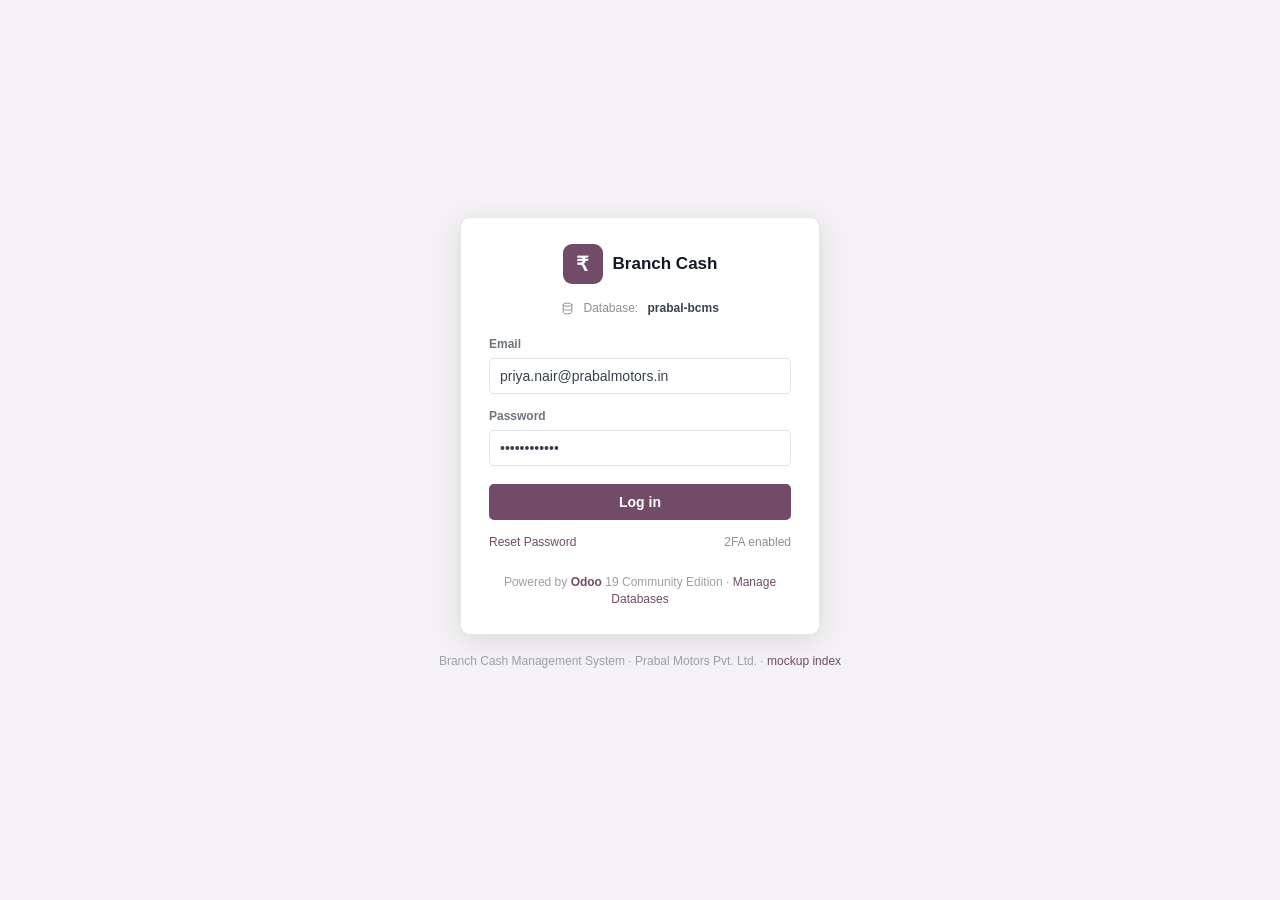
<file: ui-mockups/login.html>
<!doctype html>
<html lang="en">
<head>
  <meta charset="utf-8">
  <meta name="viewport" content="width=device-width, initial-scale=1">
  <title>Login — Branch Cash Management (Odoo 19 CE)</title>
  <link rel="stylesheet" href="assets/odoo.css">
  <style>
    body{background:#f4f2f4;min-height:100vh;display:flex;flex-direction:column;align-items:center;justify-content:center;padding:24px}
    .lg-card{background:#fff;border:1px solid var(--o-border-2);border-radius:10px;box-shadow:0 6px 30px rgba(0,0,0,.10);width:100%;max-width:360px;padding:26px 28px}
    .lg-logo{display:flex;align-items:center;gap:10px;justify-content:center;margin-bottom:16px}
    .lg-logo .m{width:40px;height:40px;border-radius:9px;background:var(--o-primary);color:#fff;display:grid;place-items:center;font-weight:700;font-size:20px}
    .lg-logo b{font-size:17px;color:var(--o-text-strong)}
    .lg-db{display:flex;align-items:center;gap:6px;justify-content:center;font-size:12px;color:var(--o-muted);margin-bottom:18px}
    .lg-db svg{width:13px;height:13px}
    .lg-field{margin-bottom:14px}
    .lg-field label{display:block;font-size:12px;color:var(--o-label);font-weight:600;margin-bottom:5px}
    .lg-field input{width:100%;border:1px solid var(--o-border);border-radius:5px;padding:9px 10px;font-size:14px;color:var(--o-text)}
    .lg-field input:focus{outline:0;border-color:var(--o-primary);box-shadow:0 0 0 2px var(--o-primary-light)}
    .lg-btn{width:100%;background:var(--o-primary);color:#fff;border:0;border-radius:5px;padding:10px;font-size:14px;font-weight:600;cursor:pointer;margin-top:4px}
    .lg-btn:hover{background:var(--o-primary-dark)}
    .lg-links{display:flex;justify-content:space-between;margin-top:14px;font-size:12px}
    .lg-foot{margin-top:22px;color:#9aa0a6;font-size:12px;text-align:center}
    .lg-foot b{color:var(--o-primary)}
  </style>
</head>
<body>
  <div class="lg-card">
    <div class="lg-logo"><div class="m">₹</div><b>Branch&nbsp;Cash</b></div>
    <div class="lg-db" data-svg="db">&nbsp;Database: <b style="color:var(--o-text)">&nbsp;prabal-bcms</b></div>
    <form onsubmit="event.preventDefault();location.href='dashboard.html'">
      <div class="lg-field"><label>Email</label><input type="email" value="priya.nair@prabalmotors.in" autocomplete="username"></div>
      <div class="lg-field"><label>Password</label><input type="password" value="············" autocomplete="current-password"></div>
      <button class="lg-btn" type="submit">Log in</button>
      <div class="lg-links"><a href="#">Reset Password</a><span class="muted">2FA enabled</span></div>
    </form>
    <div class="lg-foot">Powered by <b>Odoo</b> 19 Community Edition · <a href="#">Manage Databases</a></div>
  </div>
  <p style="color:#9aa0a6;font-size:12px;margin-top:18px">Branch Cash Management System · Prabal Motors Pvt. Ltd. · <a href="index.html">mockup index</a></p>
  <script src="assets/odoo.js"></script>
</body>
</html>
</file>
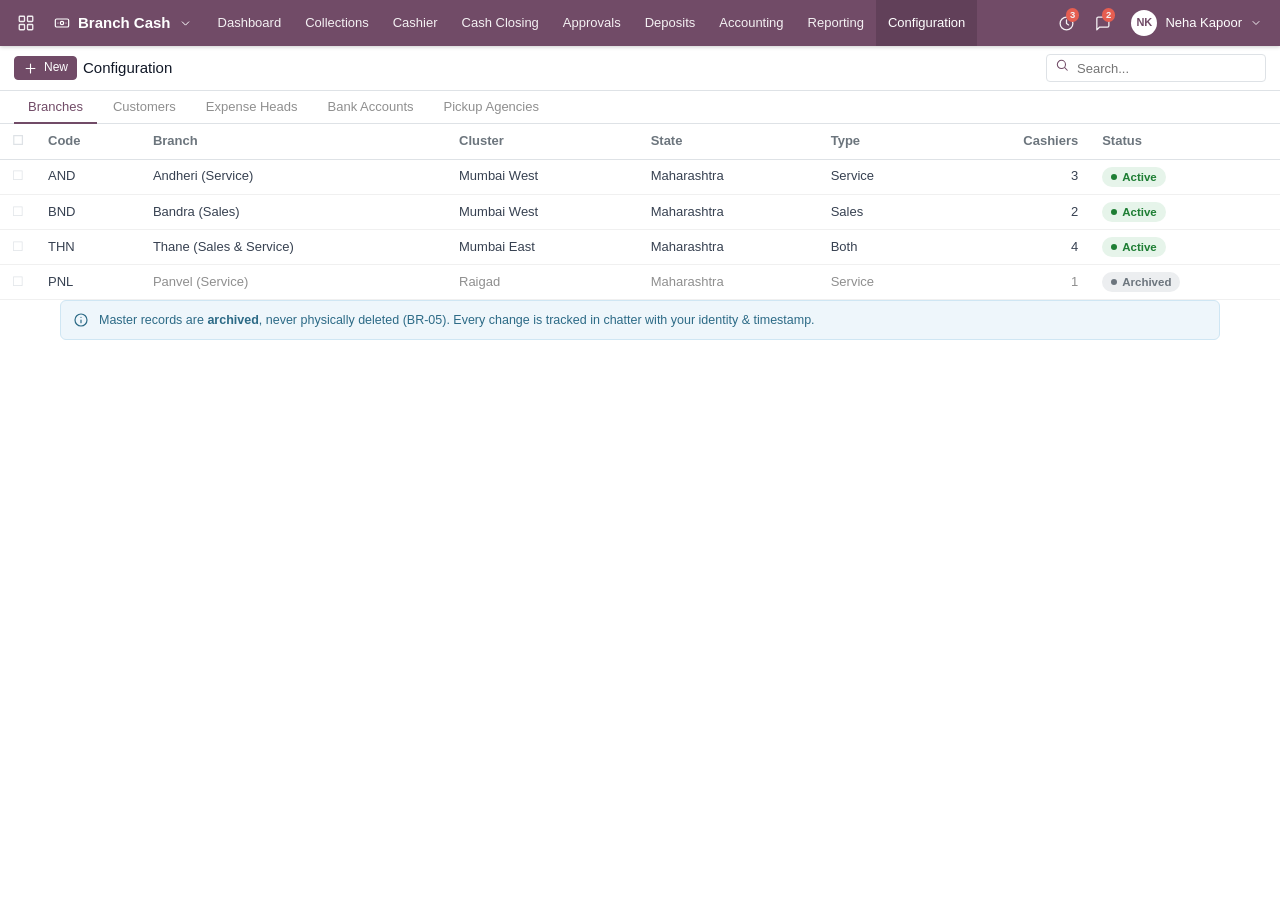
<file: ui-mockups/masters.html>
<!doctype html>
<html lang="en">
<head>
  <meta charset="utf-8">
  <meta name="viewport" content="width=device-width, initial-scale=1">
  <title>Configuration — Branch Cash (Odoo 19 CE)</title>
  <link rel="stylesheet" href="assets/odoo.css">
</head>
<body class="o-app" data-menu="config" data-user="Neha Kapoor" data-role="CFO / Admin">

  <div class="o-cp">
    <div class="o-cp-top">
      <div class="o-cp-actions">
        <button class="btn btn-primary btn-sm" data-open="newDlg" data-svg="plus">New</button>
        <div class="o-breadcrumb"><b>Configuration</b></div>
      </div>
      <div class="o-cp-right">
        <div class="o-search"><span data-svg="search"></span><input placeholder="Search..."></div>
      </div>
    </div>
  </div>

  <div class="o-content">
    <div class="o-notebook" data-nb style="margin:0">
      <div class="o-nb-tabs" style="padding:0 14px;background:#fff">
        <button class="on" data-tab="branches">Branches</button>
        <button data-tab="customers">Customers</button>
        <button data-tab="heads">Expense Heads</button>
        <button data-tab="banks">Bank Accounts</button>
        <button data-tab="agencies">Pickup Agencies</button>
      </div>

      <!-- Branches -->
      <div class="o-nb-page on" data-page="branches" style="padding:0">
        <div class="o-list-wrap"><table class="o-list">
          <thead><tr><th class="o-check">☐</th><th>Code</th><th>Branch</th><th>Cluster</th><th>State</th><th>Type</th><th class="r">Cashiers</th><th>Status</th></tr></thead>
          <tbody>
            <tr><td class="o-check">☐</td><td class="o-cell-link">AND</td><td>Andheri (Service)</td><td>Mumbai West</td><td>Maharashtra</td><td>Service</td><td class="r num">3</td><td><span class="o-badge b-success"><span class="dot"></span>Active</span></td></tr>
            <tr><td class="o-check">☐</td><td class="o-cell-link">BND</td><td>Bandra (Sales)</td><td>Mumbai West</td><td>Maharashtra</td><td>Sales</td><td class="r num">2</td><td><span class="o-badge b-success"><span class="dot"></span>Active</span></td></tr>
            <tr><td class="o-check">☐</td><td class="o-cell-link">THN</td><td>Thane (Sales & Service)</td><td>Mumbai East</td><td>Maharashtra</td><td>Both</td><td class="r num">4</td><td><span class="o-badge b-success"><span class="dot"></span>Active</span></td></tr>
            <tr class="deco-muted"><td class="o-check">☐</td><td class="o-cell-link">PNL</td><td>Panvel (Service)</td><td>Raigad</td><td>Maharashtra</td><td>Service</td><td class="r num">1</td><td><span class="o-badge b-muted"><span class="dot"></span>Archived</span></td></tr>
          </tbody>
        </table></div>
      </div>

      <!-- Customers -->
      <div class="o-nb-page" data-page="customers" style="padding:0">
        <div class="deco-muted tiny" style="padding:8px 14px">Reuses <b>res.partner</b> (filtered <code>is_bcms_customer = True</code>).</div>
        <div class="o-list-wrap"><table class="o-list">
          <thead><tr><th class="o-check">☐</th><th>Customer</th><th>Mobile</th><th>Vehicle(s)</th><th>GSTIN</th><th>External Ref</th></tr></thead>
          <tbody>
            <tr><td class="o-check">☐</td><td class="o-cell-link">Ramesh Sharma</td><td>98200 41290</td><td>MH02 CK 4821</td><td class="deco-muted">—</td><td>DMS-10482</td></tr>
            <tr><td class="o-check">☐</td><td class="o-cell-link">Anil Verma</td><td>91670 22841</td><td>MH04 GT 1180</td><td>27ABCDE1234F1Z5</td><td>DMS-09911</td></tr>
            <tr><td class="o-check">☐</td><td class="o-cell-link">Meena Kulkarni</td><td>99303 71120</td><td>MH01 AB 9021</td><td class="deco-muted">—</td><td>DMS-10233</td></tr>
            <tr><td class="o-check">☐</td><td class="o-cell-link">Suresh Patil</td><td>98925 10034</td><td>MH12 KL 3345</td><td class="deco-muted">—</td><td>DMS-10501</td></tr>
          </tbody>
        </table></div>
      </div>

      <!-- Expense Heads -->
      <div class="o-nb-page" data-page="heads" style="padding:0">
        <div class="o-list-wrap"><table class="o-list">
          <thead><tr><th class="o-check">☐</th><th>Code</th><th>Expense Head</th><th>Tally Ledger</th><th class="r">Approval Limit</th><th>Status</th></tr></thead>
          <tbody>
            <tr><td class="o-check">☐</td><td class="o-cell-link">EH-01</td><td>Housekeeping</td><td>Indirect Exp · Housekeeping</td><td class="r num">₹5,000.00</td><td><span class="o-badge b-success"><span class="dot"></span>Active</span></td></tr>
            <tr><td class="o-check">☐</td><td class="o-cell-link">EH-02</td><td>Vehicle fuel</td><td>Indirect Exp · Fuel</td><td class="r num">₹10,000.00</td><td><span class="o-badge b-success"><span class="dot"></span>Active</span></td></tr>
            <tr><td class="o-check">☐</td><td class="o-cell-link">EH-03</td><td>Equipment repair</td><td>Repairs & Maint.</td><td class="r num">₹25,000.00</td><td><span class="o-badge b-success"><span class="dot"></span>Active</span></td></tr>
            <tr><td class="o-check">☐</td><td class="o-cell-link">EH-04</td><td>Staff conveyance</td><td>Conveyance</td><td class="r num">₹2,000.00</td><td><span class="o-badge b-success"><span class="dot"></span>Active</span></td></tr>
            <tr><td class="o-check">☐</td><td class="o-cell-link">EH-05</td><td>Courier & postage</td><td>Postage</td><td class="r num">₹1,500.00</td><td><span class="o-badge b-success"><span class="dot"></span>Active</span></td></tr>
          </tbody>
        </table></div>
      </div>

      <!-- Banks -->
      <div class="o-nb-page" data-page="banks" style="padding:0">
        <div class="o-list-wrap"><table class="o-list">
          <thead><tr><th class="o-check">☐</th><th>Bank</th><th>Account No.</th><th>Type</th><th>Branch</th><th>Status</th></tr></thead>
          <tbody>
            <tr><td class="o-check">☐</td><td class="o-cell-link">HDFC Bank · Andheri West</td><td class="num">••••4021</td><td>Current</td><td>Andheri (Service)</td><td><span class="o-badge b-success"><span class="dot"></span>Active</span></td></tr>
            <tr><td class="o-check">☐</td><td class="o-cell-link">ICICI Bank · Bandra Kurla</td><td class="num">••••7788</td><td>Current</td><td>Bandra (Sales)</td><td><span class="o-badge b-success"><span class="dot"></span>Active</span></td></tr>
            <tr><td class="o-check">☐</td><td class="o-cell-link">Axis Bank · Thane West</td><td class="num">••••1290</td><td>Current</td><td>Thane</td><td><span class="o-badge b-success"><span class="dot"></span>Active</span></td></tr>
          </tbody>
        </table></div>
      </div>

      <!-- Agencies -->
      <div class="o-nb-page" data-page="agencies" style="padding:0">
        <div class="o-list-wrap"><table class="o-list">
          <thead><tr><th class="o-check">☐</th><th>Agency</th><th>Contact</th><th>SLA</th><th>Branches</th><th>Status</th></tr></thead>
          <tbody>
            <tr><td class="o-check">☐</td><td class="o-cell-link">SecureCash Logistics</td><td>1800 22 4455</td><td>Same day, by 6 PM</td><td>Andheri, Bandra</td><td><span class="o-badge b-success"><span class="dot"></span>Active</span></td></tr>
            <tr><td class="o-check">☐</td><td class="o-cell-link">CMS Cash Services</td><td>022 4020 1100</td><td>Next-day pickup</td><td>Thane, Panvel</td><td><span class="o-badge b-success"><span class="dot"></span>Active</span></td></tr>
          </tbody>
        </table></div>
      </div>
    </div>

    <div class="o-alert o-alert-info o-wrap" data-svg="info">
      <div>Master records are <b>archived</b>, never physically deleted (BR-05). Every change is tracked in chatter with your identity & timestamp.</div>
    </div>
  </div>

  <!-- New dialog -->
  <div class="o-dialog-ov" id="newDlg">
    <div class="o-dialog">
      <div class="o-dialog-h">New Branch <span class="x" data-close data-svg="x"></span></div>
      <div class="o-dialog-b">
        <div class="o-field"><label>Branch <span class="req">*</span></label><div class="o-val"><input class="o-input o-boxed" placeholder="e.g. Kandivali (Service)"></div></div>
        <div class="o-field"><label>Code <span class="req">*</span></label><div class="o-val"><input class="o-input o-boxed" placeholder="e.g. KND"></div></div>
        <div class="o-field"><label>Cluster <span class="req">*</span></label><div class="o-val"><select class="o-select o-boxed"><option>Mumbai West</option><option>Mumbai East</option><option>Raigad</option></select></div></div>
        <div class="o-field"><label>Type</label><div class="o-val"><select class="o-select o-boxed"><option>Service</option><option>Sales</option><option>Both</option></select></div></div>
      </div>
      <div class="o-dialog-f"><button class="btn btn-default" data-close>Discard</button><button class="btn btn-primary" data-close>Save</button></div>
    </div>
  </div>

  <script src="assets/odoo.js"></script>
</body>
</html>
</file>
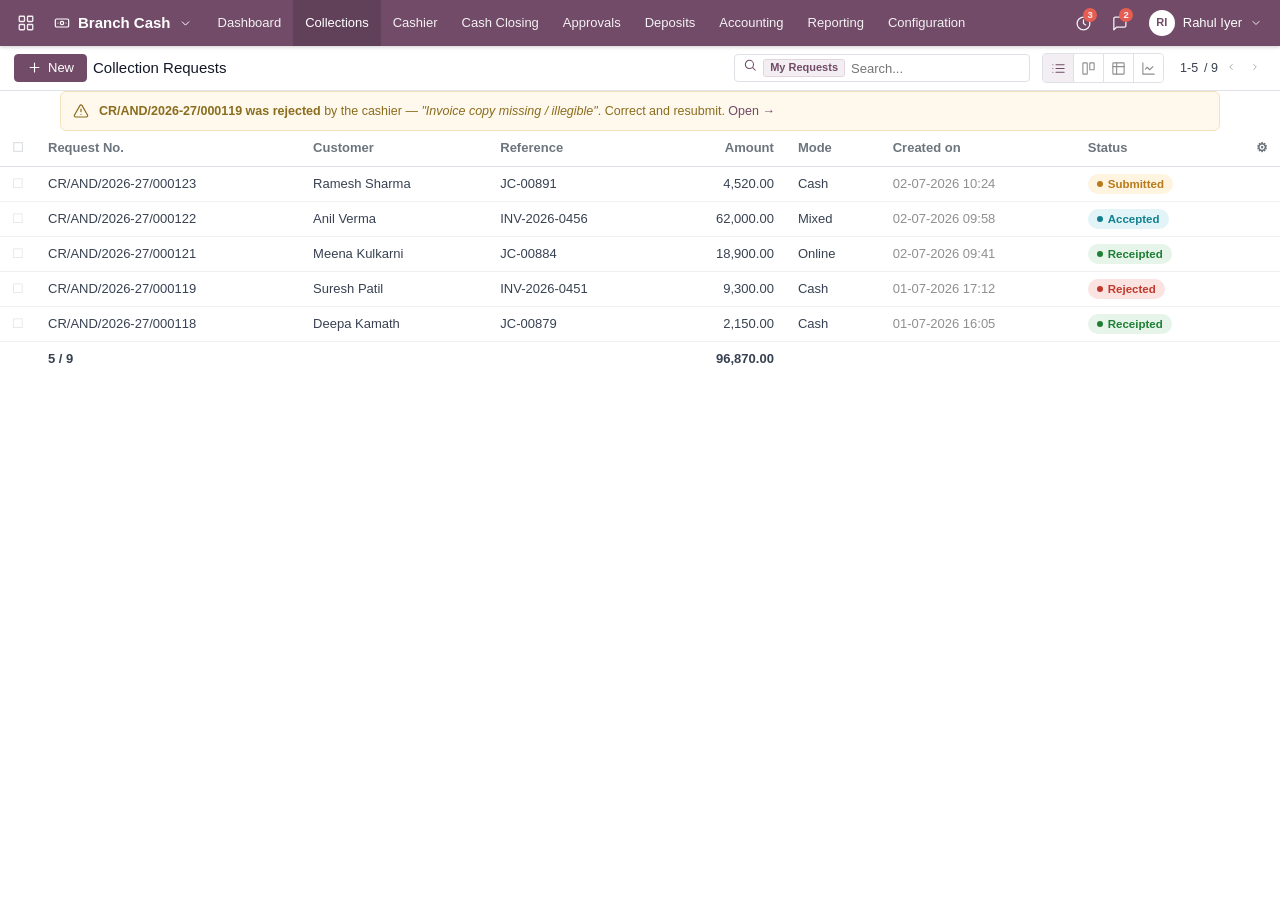
<file: ui-mockups/my-requests.html>
<!doctype html>
<html lang="en">
<head>
  <meta charset="utf-8">
  <meta name="viewport" content="width=device-width, initial-scale=1">
  <title>Collection Requests — Branch Cash (Odoo 19 CE)</title>
  <link rel="stylesheet" href="assets/odoo.css">
</head>
<body class="o-app" data-menu="collections" data-user="Rahul Iyer" data-role="Service Advisor">

  <div class="o-cp">
    <div class="o-cp-top">
      <div class="o-cp-actions">
        <a class="btn btn-primary" href="collection-new.html" data-svg="plus">New</a>
        <div class="o-breadcrumb"><b>Collection Requests</b></div>
      </div>
      <div class="o-cp-right">
        <div class="o-search">
          <span data-svg="search"></span>
          <span class="o-facet">My Requests</span>
          <input placeholder="Search...">
        </div>
        <div class="o-viewswitch">
          <button class="on" title="List" data-svg="list"></button>
          <button title="Kanban" onclick="location.href='cashier-queue.html'" data-svg="kanban"></button>
          <button title="Pivot" data-svg="pivot"></button>
          <button title="Graph" data-svg="graph"></button>
        </div>
        <div class="o-pager"><span class="o-val">1-5</span> / 9 <button data-svg="left"></button><button data-svg="right"></button></div>
      </div>
    </div>
  </div>

  <div class="o-content">
    <div class="o-alert o-alert-warn o-wrap" style="margin-bottom:0" data-svg="alert">
      <div><b>CR/AND/2026-27/000119 was rejected</b> by the cashier — <i>"Invoice copy missing / illegible"</i>. Correct and resubmit. <a href="collection-new.html">Open →</a></div>
    </div>
    <div class="o-list-wrap">
      <table class="o-list">
        <thead>
          <tr>
            <th class="o-check">☐</th>
            <th>Request No.</th><th>Customer</th><th>Reference</th>
            <th class="r">Amount</th><th>Mode</th><th>Created on</th><th>Status</th>
            <th class="o-optional-toggle">⚙</th>
          </tr>
        </thead>
        <tbody>
          <tr onclick="location.href='cashier-queue.html'">
            <td class="o-check">☐</td>
            <td class="o-cell-link">CR/AND/2026-27/000123</td>
            <td>Ramesh Sharma</td><td>JC-00891</td>
            <td class="r num">4,520.00</td><td>Cash</td><td class="deco-muted">02-07-2026 10:24</td>
            <td><span class="o-badge b-warning"><span class="dot"></span>Submitted</span></td><td></td>
          </tr>
          <tr onclick="location.href='verify-collect.html'">
            <td class="o-check">☐</td>
            <td class="o-cell-link">CR/AND/2026-27/000122</td>
            <td>Anil Verma</td><td>INV-2026-0456</td>
            <td class="r num">62,000.00</td><td>Mixed</td><td class="deco-muted">02-07-2026 09:58</td>
            <td><span class="o-badge b-info"><span class="dot"></span>Accepted</span></td><td></td>
          </tr>
          <tr onclick="location.href='receipt.html'">
            <td class="o-check">☐</td>
            <td class="o-cell-link">CR/AND/2026-27/000121</td>
            <td>Meena Kulkarni</td><td>JC-00884</td>
            <td class="r num">18,900.00</td><td>Online</td><td class="deco-muted">02-07-2026 09:41</td>
            <td><span class="o-badge b-success"><span class="dot"></span>Receipted</span></td><td></td>
          </tr>
          <tr onclick="location.href='collection-new.html'">
            <td class="o-check">☐</td>
            <td class="o-cell-link">CR/AND/2026-27/000119</td>
            <td>Suresh Patil</td><td>INV-2026-0451</td>
            <td class="r num">9,300.00</td><td>Cash</td><td class="deco-muted">01-07-2026 17:12</td>
            <td><span class="o-badge b-danger"><span class="dot"></span>Rejected</span></td><td></td>
          </tr>
          <tr onclick="location.href='receipt.html'">
            <td class="o-check">☐</td>
            <td class="o-cell-link">CR/AND/2026-27/000118</td>
            <td>Deepa Kamath</td><td>JC-00879</td>
            <td class="r num">2,150.00</td><td>Cash</td><td class="deco-muted">01-07-2026 16:05</td>
            <td><span class="o-badge b-success"><span class="dot"></span>Receipted</span></td><td></td>
          </tr>
        </tbody>
        <tfoot>
          <tr><td></td><td colspan="3">5 / 9</td><td class="r num">96,870.00</td><td colspan="4"></td></tr>
        </tfoot>
      </table>
    </div>
  </div>
  <script src="assets/odoo.js"></script>
</body>
</html>
</file>
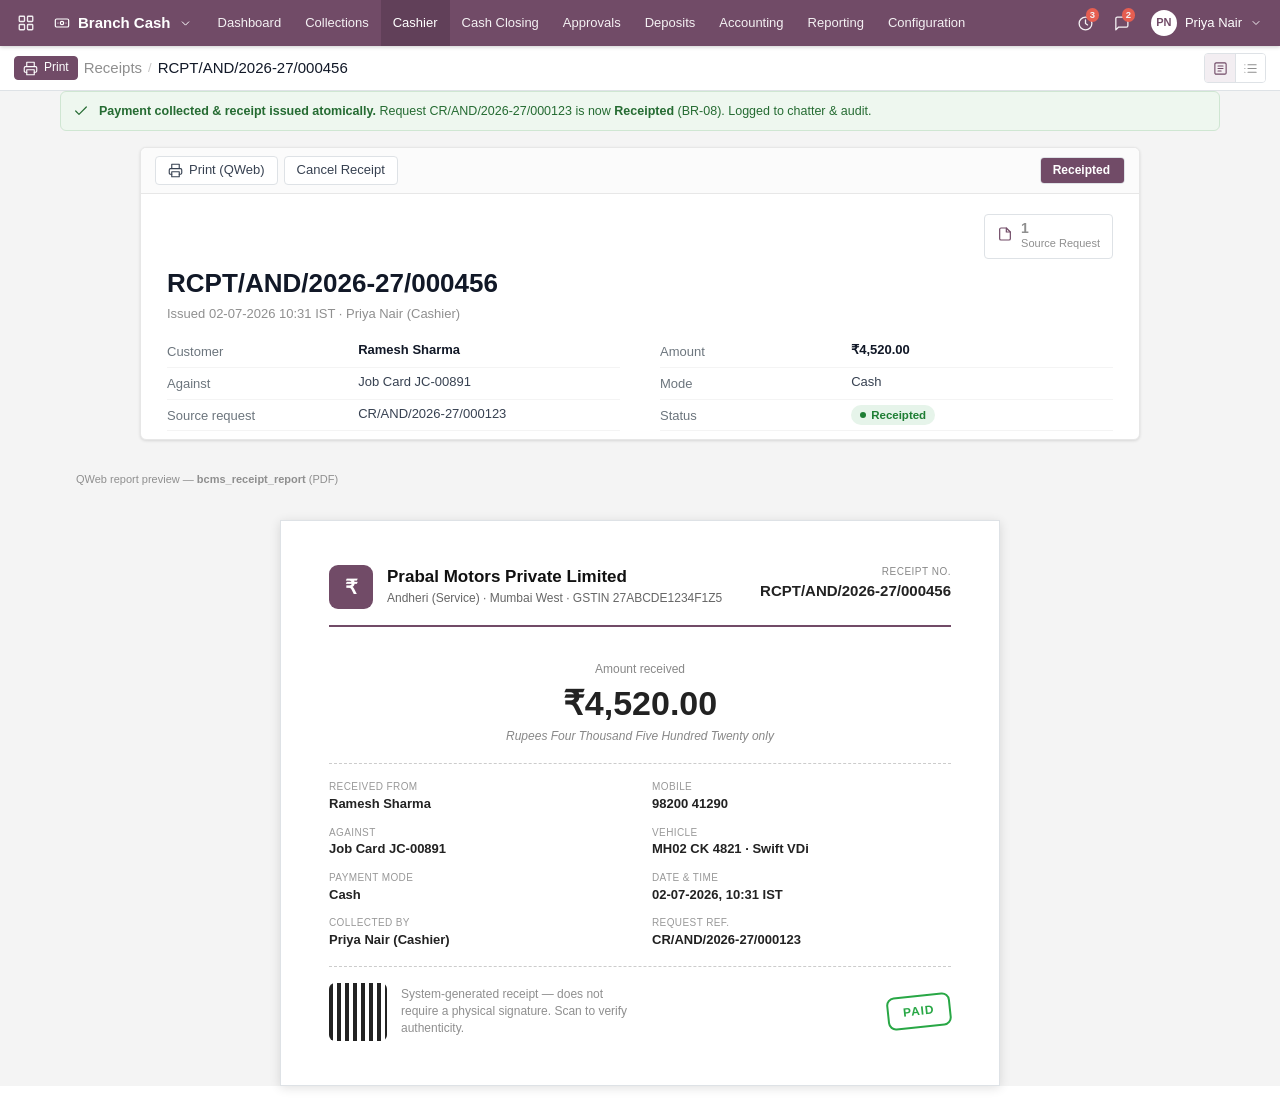
<file: ui-mockups/receipt.html>
<!doctype html>
<html lang="en">
<head>
  <meta charset="utf-8">
  <meta name="viewport" content="width=device-width, initial-scale=1">
  <title>Official Receipt — Branch Cash (Odoo 19 CE)</title>
  <link rel="stylesheet" href="assets/odoo.css">
  <style>
    .rc-head{display:flex;align-items:flex-start;gap:14px;border-bottom:2px solid var(--o-primary);padding-bottom:16px;margin-bottom:20px}
    .rc-head .m{width:44px;height:44px;border-radius:9px;background:var(--o-primary);color:#fff;display:grid;place-items:center;font-weight:700;font-size:20px}
    .rc-head h2{margin:0;font-size:17px;color:#111}
    .rc-head .sub{color:#666;font-size:12px}
    .rc-no{margin-left:auto;text-align:right}
    .rc-no .l{font-size:10px;text-transform:uppercase;letter-spacing:.05em;color:#888}
    .rc-no b{font-size:15px}
    .rc-amt{text-align:center;padding:14px 0 18px}
    .rc-amt .l{color:#888;font-size:12px}
    .rc-amt .a{font-size:34px;font-weight:700}
    .rc-amt .w{color:#888;font-size:12px;font-style:italic}
    .rc-grid{display:grid;grid-template-columns:1fr 1fr;gap:12px 24px;border-top:1px dashed #ccc;border-bottom:1px dashed #ccc;padding:16px 0}
    .rc-grid .k{font-size:10px;text-transform:uppercase;letter-spacing:.04em;color:#999}
    .rc-grid b{font-size:13px;color:#222}
    .rc-foot{display:flex;align-items:center;gap:14px;padding-top:16px}
    .rc-qr{width:58px;height:58px;border-radius:6px;background:repeating-linear-gradient(90deg,#222 0 4px,#fff 4px 8px),repeating-linear-gradient(0deg,rgba(255,255,255,.5) 0 4px,transparent 4px 8px)}
    .rc-stamp{margin-left:auto;color:var(--success);border:2px solid var(--success);border-radius:8px;padding:6px 14px;transform:rotate(-6deg);font-weight:700;letter-spacing:.08em;font-size:12px}
    @media print{.o-navbar,.o-cp,.o-nomprint,.o-alert{display:none!important}.o-content{background:#fff}.o-report{box-shadow:none;border:0;margin:0}}
  </style>
</head>
<body class="o-app" data-menu="cashier" data-user="Priya Nair" data-role="Cashier">

  <div class="o-cp">
    <div class="o-cp-top">
      <div class="o-cp-actions">
        <button class="btn btn-primary btn-sm" onclick="window.print()" data-svg="print">Print</button>
        <div class="o-breadcrumb"><a href="#">Receipts</a><span class="sep">/</span><b>RCPT/AND/2026-27/000456</b></div>
      </div>
      <div class="o-cp-right">
        <div class="o-viewswitch"><button class="on" title="Form" data-svg="form"></button><button title="List" data-svg="list"></button></div>
      </div>
    </div>
  </div>

  <div class="o-content o-form-bg">
    <div class="o-alert o-alert-success o-wrap o-nomprint" style="margin-bottom:0" data-svg="check">
      <div><b>Payment collected & receipt issued atomically.</b> Request CR/AND/2026-27/000123 is now <b>Receipted</b> (BR-08). Logged to chatter & audit.</div>
    </div>

    <!-- Odoo form -->
    <div class="o-form">
      <div class="o-form-statusbar">
        <div class="o-sb-actions">
          <button class="btn btn-default" data-svg="print" onclick="window.print()">Print (QWeb)</button>
          <button class="btn btn-default">Cancel Receipt</button>
        </div>
        <div class="o-statusbar"><div class="o-stage cur">Receipted</div></div>
      </div>
      <div class="o-sheet">
        <div class="o-buttonbox">
          <a class="o-smart" href="verify-collect.html"><span data-svg="file"></span><span><b>1</b> Source Request</span></a>
        </div>
        <div class="o-form-title">RCPT/AND/2026-27/000456</div>
        <div class="o-subtitle">Issued 02-07-2026 10:31 IST · Priya Nair (Cashier)</div>
        <div class="o-groups">
          <div>
            <div class="o-field"><label>Customer</label><div class="o-val b">Ramesh Sharma</div></div>
            <div class="o-field"><label>Against</label><div class="o-val">Job Card JC-00891</div></div>
            <div class="o-field"><label>Source request</label><div class="o-val">CR/AND/2026-27/000123</div></div>
          </div>
          <div>
            <div class="o-field"><label>Amount</label><div class="o-val b num">₹4,520.00</div></div>
            <div class="o-field"><label>Mode</label><div class="o-val">Cash</div></div>
            <div class="o-field"><label>Status</label><div class="o-val"><span class="o-badge b-success"><span class="dot"></span>Receipted</span></div></div>
          </div>
        </div>
      </div>
    </div>

    <!-- QWeb PDF preview -->
    <p class="o-wrap o-nomprint deco-muted tiny" style="margin-bottom:0">QWeb report preview — <b>bcms_receipt_report</b> (PDF)</p>
    <div class="o-report">
      <div class="rc-head">
        <div class="m">₹</div>
        <div><h2>Prabal Motors Private Limited</h2><div class="sub">Andheri (Service) · Mumbai West · GSTIN 27ABCDE1234F1Z5</div></div>
        <div class="rc-no"><div class="l">Receipt No.</div><b>RCPT/AND/2026-27/000456</b></div>
      </div>
      <div class="rc-amt">
        <div class="l">Amount received</div>
        <div class="a num">₹4,520.00</div>
        <div class="w">Rupees Four Thousand Five Hundred Twenty only</div>
      </div>
      <div class="rc-grid">
        <div><div class="k">Received from</div><b>Ramesh Sharma</b></div>
        <div><div class="k">Mobile</div><b>98200 41290</b></div>
        <div><div class="k">Against</div><b>Job Card JC-00891</b></div>
        <div><div class="k">Vehicle</div><b>MH02 CK 4821 · Swift VDi</b></div>
        <div><div class="k">Payment mode</div><b>Cash</b></div>
        <div><div class="k">Date & time</div><b>02-07-2026, 10:31 IST</b></div>
        <div><div class="k">Collected by</div><b>Priya Nair (Cashier)</b></div>
        <div><div class="k">Request ref.</div><b>CR/AND/2026-27/000123</b></div>
      </div>
      <div class="rc-foot">
        <div class="rc-qr"></div>
        <div class="deco-muted small" style="max-width:240px">System-generated receipt — does not require a physical signature. Scan to verify authenticity.</div>
        <div class="rc-stamp">PAID</div>
      </div>
    </div>
  </div>
  <script src="assets/odoo.js"></script>
</body>
</html>
</file>
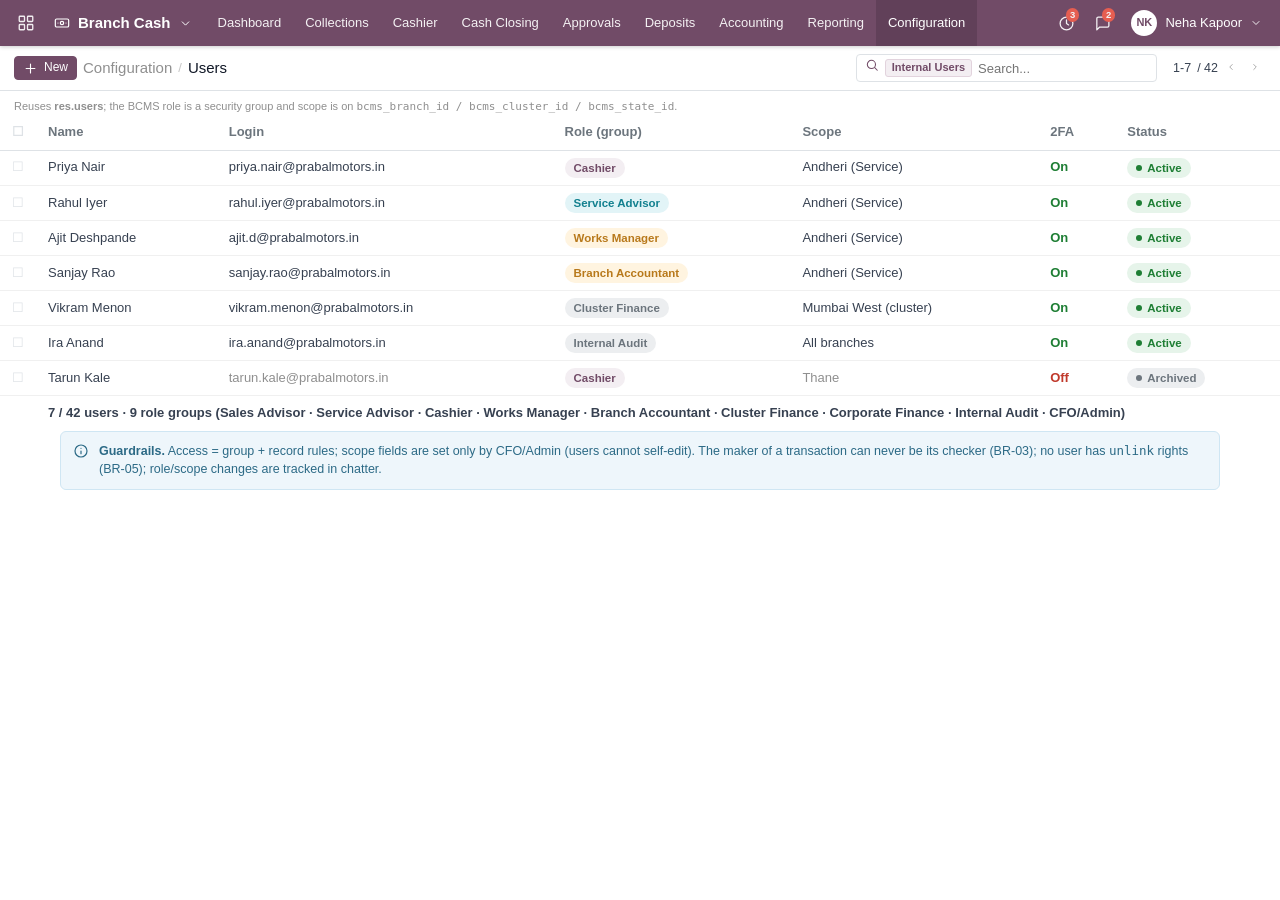
<file: ui-mockups/users.html>
<!doctype html>
<html lang="en">
<head>
  <meta charset="utf-8">
  <meta name="viewport" content="width=device-width, initial-scale=1">
  <title>Users & Scope — Branch Cash (Odoo 19 CE)</title>
  <link rel="stylesheet" href="assets/odoo.css">
</head>
<body class="o-app" data-menu="config" data-user="Neha Kapoor" data-role="CFO / Admin">

  <div class="o-cp">
    <div class="o-cp-top">
      <div class="o-cp-actions">
        <button class="btn btn-primary btn-sm" data-open="newDlg" data-svg="plus">New</button>
        <div class="o-breadcrumb"><a href="masters.html">Configuration</a><span class="sep">/</span><b>Users</b></div>
      </div>
      <div class="o-cp-right">
        <div class="o-search"><span data-svg="search"></span><span class="o-facet">Internal Users</span><input placeholder="Search..."></div>
        <div class="o-pager"><span class="o-val">1-7</span> / 42 <button data-svg="left"></button><button data-svg="right"></button></div>
      </div>
    </div>
  </div>

  <div class="o-content">
    <div class="deco-muted tiny" style="padding:8px 14px 0">Reuses <b>res.users</b>; the BCMS role is a security group and scope is on <code>bcms_branch_id / bcms_cluster_id / bcms_state_id</code>.</div>
    <div class="o-list-wrap">
      <table class="o-list">
        <thead><tr><th class="o-check">☐</th><th>Name</th><th>Login</th><th>Role (group)</th><th>Scope</th><th>2FA</th><th>Status</th></tr></thead>
        <tbody>
          <tr><td class="o-check">☐</td><td class="o-cell-link">Priya Nair</td><td>priya.nair@prabalmotors.in</td><td><span class="o-badge b-primary">Cashier</span></td><td>Andheri (Service)</td><td class="deco-success">On</td><td><span class="o-badge b-success"><span class="dot"></span>Active</span></td></tr>
          <tr><td class="o-check">☐</td><td class="o-cell-link">Rahul Iyer</td><td>rahul.iyer@prabalmotors.in</td><td><span class="o-badge b-info">Service Advisor</span></td><td>Andheri (Service)</td><td class="deco-success">On</td><td><span class="o-badge b-success"><span class="dot"></span>Active</span></td></tr>
          <tr><td class="o-check">☐</td><td class="o-cell-link">Ajit Deshpande</td><td>ajit.d@prabalmotors.in</td><td><span class="o-badge b-warning">Works Manager</span></td><td>Andheri (Service)</td><td class="deco-success">On</td><td><span class="o-badge b-success"><span class="dot"></span>Active</span></td></tr>
          <tr><td class="o-check">☐</td><td class="o-cell-link">Sanjay Rao</td><td>sanjay.rao@prabalmotors.in</td><td><span class="o-badge b-warning">Branch Accountant</span></td><td>Andheri (Service)</td><td class="deco-success">On</td><td><span class="o-badge b-success"><span class="dot"></span>Active</span></td></tr>
          <tr><td class="o-check">☐</td><td class="o-cell-link">Vikram Menon</td><td>vikram.menon@prabalmotors.in</td><td><span class="o-badge b-muted">Cluster Finance</span></td><td>Mumbai West (cluster)</td><td class="deco-success">On</td><td><span class="o-badge b-success"><span class="dot"></span>Active</span></td></tr>
          <tr><td class="o-check">☐</td><td class="o-cell-link">Ira Anand</td><td>ira.anand@prabalmotors.in</td><td><span class="o-badge b-muted">Internal Audit</span></td><td>All branches</td><td class="deco-success">On</td><td><span class="o-badge b-success"><span class="dot"></span>Active</span></td></tr>
          <tr class="deco-muted"><td class="o-check">☐</td><td class="o-cell-link">Tarun Kale</td><td>tarun.kale@prabalmotors.in</td><td><span class="o-badge b-primary">Cashier</span></td><td>Thane</td><td class="deco-danger">Off</td><td><span class="o-badge b-muted"><span class="dot"></span>Archived</span></td></tr>
        </tbody>
        <tfoot><tr><td></td><td colspan="6">7 / 42 users · 9 role groups (Sales Advisor · Service Advisor · Cashier · Works Manager · Branch Accountant · Cluster Finance · Corporate Finance · Internal Audit · CFO/Admin)</td></tr></tfoot>
      </table>
    </div>

    <div class="o-alert o-alert-info o-wrap" data-svg="info">
      <div><b>Guardrails.</b> Access = group + record rules; scope fields are set only by CFO/Admin (users cannot self-edit). The maker of a transaction can never be its checker (BR-03); no user has <code>unlink</code> rights (BR-05); role/scope changes are tracked in chatter.</div>
    </div>
  </div>

  <!-- New user dialog -->
  <div class="o-dialog-ov" id="newDlg">
    <div class="o-dialog">
      <div class="o-dialog-h">New User <span class="x" data-close data-svg="x"></span></div>
      <div class="o-dialog-b">
        <div class="o-field"><label>Name <span class="req">*</span></label><div class="o-val"><input class="o-input o-boxed" placeholder="e.g. Kavya Menon"></div></div>
        <div class="o-field"><label>Email / Login <span class="req">*</span></label><div class="o-val"><input class="o-input o-boxed" placeholder="name@prabalmotors.in"></div></div>
        <div class="o-field"><label>Role group <span class="req">*</span></label><div class="o-val"><select class="o-select o-boxed"><option>Cashier</option><option>Sales Advisor</option><option>Service Advisor</option><option>Works Manager</option><option>Branch Accountant</option><option>Cluster Finance</option><option>Corporate Finance</option><option>Internal Audit</option><option>CFO / Admin</option></select></div></div>
        <div class="o-field"><label>Branch scope <span class="req">*</span></label><div class="o-val"><select class="o-select o-boxed"><option>Andheri (Service)</option><option>Bandra (Sales)</option><option>Thane</option><option>Mumbai West (cluster)</option></select></div></div>
        <div class="o-alert o-alert-warn mt-2" data-svg="alert"><div>2FA enrolment required on first login; an invitation email is sent.</div></div>
      </div>
      <div class="o-dialog-f"><button class="btn btn-default" data-close>Discard</button><button class="btn btn-primary" data-close>Create & invite</button></div>
    </div>
  </div>

  <script src="assets/odoo.js"></script>
</body>
</html>
</file>
<file: ui-mockups/assets/odoo.css>
/* ==========================================================================
   BCMS — Odoo 19 Community Edition backend mockups (static, no build step)
   A faithful re-creation of the Odoo web-client look for demonstration.
   ========================================================================== */
:root{
  --o-primary:#714B67;         /* Odoo aubergine */
  --o-primary-dark:#5b3c53;
  --o-primary-light:#f3eef2;
  --o-navbar:#714B67;
  --o-navbar-hover:#5f3f57;
  --o-body:#ffffff;
  --o-gray:#f4f4f4;            /* behind form sheets */
  --o-border:#dee2e6;
  --o-border-2:#e7e7e7;
  --o-text:#374151;
  --o-text-strong:#111827;
  --o-muted:#8f8f8f;
  --o-label:#6c757d;
  --o-link:#714B67;
  --success:#28a745; --warning:#f0ad4e; --danger:#e4534d; --info:#17a2b8;
  --o-field-bg:#fff;
  --o-radius:6px;
  --o-shadow:0 1px 3px rgba(0,0,0,.12);
}
*{box-sizing:border-box}
html,body{margin:0;padding:0}
body{
  font-family:-apple-system,BlinkMacSystemFont,"Segoe UI",Roboto,"Helvetica Neue",Arial,"Noto Sans",sans-serif;
  font-size:13px; color:var(--o-text); background:var(--o-body); line-height:1.45;
  -webkit-font-smoothing:antialiased;
}
a{color:var(--o-link);text-decoration:none}
a:hover{text-decoration:underline}
.num,.o-mono{font-variant-numeric:tabular-nums}
.r{text-align:right}
.muted{color:var(--o-muted)}
.tiny{font-size:11px}
.small{font-size:12px}
.strong{font-weight:600}
input,select,textarea,button{font-family:inherit;font-size:inherit}

/* ---- Top navbar -------------------------------------------------------- */
.o-navbar{
  position:sticky;top:0;z-index:40;height:46px;background:var(--o-navbar);
  color:#fff;display:flex;align-items:stretch;padding:0 4px;
  box-shadow:0 1px 4px rgba(0,0,0,.2);
}
.o-navbar .o-apps{display:flex;align-items:center;justify-content:center;width:44px;color:#fff;opacity:.9;cursor:pointer}
.o-navbar .o-apps:hover{background:var(--o-navbar-hover)}
.o-navbar .o-apps svg{width:18px;height:18px}
.o-brand{display:flex;align-items:center;gap:8px;padding:0 14px 0 6px;font-weight:600;font-size:15px;color:#fff;white-space:nowrap}
.o-brand .o-caret{opacity:.7}
.o-menu{display:flex;align-items:stretch;overflow:hidden}
.o-menu a{display:flex;align-items:center;padding:0 12px;color:rgba(255,255,255,.92);font-size:13px;white-space:nowrap}
.o-menu a:hover{background:var(--o-navbar-hover);text-decoration:none;color:#fff}
.o-menu a.active{background:rgba(0,0,0,.14);color:#fff;font-weight:500}
.o-systray{margin-left:auto;display:flex;align-items:center;gap:2px;padding-right:6px}
.o-sys-btn{position:relative;display:flex;align-items:center;justify-content:center;width:34px;height:46px;color:#fff;opacity:.92;cursor:pointer}
.o-sys-btn:hover{background:var(--o-navbar-hover)}
.o-sys-btn svg{width:17px;height:17px}
.o-sys-btn .o-count{position:absolute;top:8px;right:4px;background:#f06050;color:#fff;font-size:9.5px;font-weight:700;line-height:1;padding:2px 4px;border-radius:8px}
.o-user{display:flex;align-items:center;gap:8px;padding:0 8px 0 10px;color:#fff;cursor:pointer;height:46px}
.o-user:hover{background:var(--o-navbar-hover)}
.o-user .o-ava{width:26px;height:26px;border-radius:50%;background:#fff;color:var(--o-primary);display:grid;place-items:center;font-weight:700;font-size:11px}
.o-user .o-uname{font-size:13px}

/* ---- Control panel ----------------------------------------------------- */
.o-cp{background:#fff;border-bottom:1px solid var(--o-border);position:sticky;top:46px;z-index:30}
.o-cp-top{display:flex;align-items:center;gap:10px;padding:6px 14px;min-height:44px;flex-wrap:wrap}
.o-cp-actions{display:flex;align-items:center;gap:6px}
.o-breadcrumb{display:flex;align-items:center;gap:6px;font-size:15px;color:var(--o-muted);min-width:0}
.o-breadcrumb a{color:var(--o-muted);font-weight:400}
.o-breadcrumb a:hover{color:var(--o-primary)}
.o-breadcrumb .sep{opacity:.5;font-size:13px}
.o-breadcrumb b,.o-breadcrumb .cur{color:var(--o-text-strong);font-weight:500}
.o-cp-right{margin-left:auto;display:flex;align-items:center;gap:12px}
.o-search{display:flex;align-items:center;min-width:220px;max-width:420px;border:1px solid var(--o-border);border-radius:4px;padding:3px 8px;color:var(--o-muted);background:#fff}
.o-search svg{width:14px;height:14px;margin-right:6px;color:var(--o-primary)}
.o-search input{border:0;outline:0;flex:1;background:transparent;color:var(--o-text);min-width:60px}
.o-search .o-facet{background:var(--o-primary-light);color:var(--o-primary);border:1px solid #e2d3dd;border-radius:3px;padding:0 6px;font-size:11px;font-weight:600;margin-right:4px;white-space:nowrap}
.o-viewswitch{display:flex;border:1px solid var(--o-border);border-radius:4px;overflow:hidden}
.o-viewswitch button{border:0;background:#fff;color:var(--o-muted);width:30px;height:28px;display:grid;place-items:center;cursor:pointer;border-left:1px solid var(--o-border)}
.o-viewswitch button:first-child{border-left:0}
.o-viewswitch button svg{width:15px;height:15px}
.o-viewswitch button.on{background:var(--o-primary-light);color:var(--o-primary)}
.o-pager{display:flex;align-items:center;gap:2px;color:var(--o-text);font-size:12.5px;white-space:nowrap}
.o-pager .o-val{padding:0 4px}
.o-pager button{border:0;background:transparent;color:var(--o-muted);width:22px;height:24px;cursor:pointer;border-radius:3px}
.o-pager button:hover{background:var(--o-gray)}

/* ---- Buttons ----------------------------------------------------------- */
.btn{display:inline-flex;align-items:center;gap:6px;border:1px solid transparent;border-radius:4px;
  padding:5px 12px;font-size:13px;font-weight:500;cursor:pointer;background:#fff;color:var(--o-text);line-height:1.3;white-space:nowrap}
.btn:hover{text-decoration:none}
.btn svg{width:15px;height:15px}
.btn-primary{background:var(--o-primary);border-color:var(--o-primary);color:#fff}
.btn-primary:hover{background:var(--o-primary-dark);border-color:var(--o-primary-dark);color:#fff}
.btn-secondary{background:#fff;border-color:var(--o-primary);color:var(--o-primary)}
.btn-secondary:hover{background:var(--o-primary-light)}
.btn-default{background:#fff;border-color:var(--o-border);color:var(--o-text)}
.btn-default:hover{background:var(--o-gray)}
.btn-link{background:transparent;border:0;color:var(--o-primary);padding:5px 6px}
.btn-link:hover{text-decoration:underline}
.btn-danger{background:#fff;border-color:var(--danger);color:var(--danger)}
.btn-danger:hover{background:var(--danger);color:#fff}
.btn-success{background:var(--success);border-color:var(--success);color:#fff}
.btn-success:hover{filter:brightness(.94);color:#fff}
.btn-sm{padding:3px 8px;font-size:12px}
.btn[disabled],.btn.disabled{opacity:.5;pointer-events:none}

/* ---- Content ----------------------------------------------------------- */
.o-content{padding:0}
.o-content.o-form-bg{background:var(--o-gray)}
.o-wrap{max-width:1160px;margin:0 auto;padding:16px}

/* ---- List view --------------------------------------------------------- */
.o-list-wrap{background:#fff}
.o-list{width:100%;border-collapse:collapse;font-size:13px}
.o-list thead th{
  background:#fff;border-bottom:1px solid var(--o-border);color:var(--o-label);
  font-weight:600;text-align:left;padding:8px 12px;white-space:nowrap;position:sticky;top:0}
.o-list thead th.r{text-align:right}
.o-list tbody td{border-bottom:1px solid #f0f0f0;padding:7px 12px;vertical-align:middle}
.o-list tbody tr:hover{background:#f9f6f8;cursor:pointer}
.o-list .o-check{width:26px;text-align:center;color:var(--o-border)}
.o-list .o-cell-link{color:var(--o-text);font-weight:500}
.o-list tbody tr:hover .o-cell-link{color:var(--o-primary)}
.o-list .o-group-row td{background:#fafafa;border-bottom:1px solid var(--o-border);font-weight:600;color:var(--o-text-strong);padding:7px 12px;cursor:pointer}
.o-list .o-group-row .o-caret{display:inline-block;width:14px;color:var(--o-muted)}
.o-list .o-group-count{color:var(--o-muted);font-weight:400;margin-left:6px}
.o-list tfoot td{border-top:1px solid var(--o-border);font-weight:700;padding:8px 12px;background:#fff}
.o-list .o-mono,.o-list .r{font-variant-numeric:tabular-nums}
.o-optional-toggle{width:30px;text-align:center;color:var(--o-muted)}

/* ---- Decorations / badges --------------------------------------------- */
.o-badge{display:inline-flex;align-items:center;gap:5px;padding:2px 9px;border-radius:12px;font-size:11.5px;font-weight:600;line-height:1.4}
.o-badge .dot{width:6px;height:6px;border-radius:50%;background:currentColor}
.b-success{background:#e6f4ea;color:#1e7e34}
.b-warning{background:#fff4e0;color:#b8791b}
.b-danger{background:#fbe3e2;color:#c0392b}
.b-info{background:#e2f4f7;color:#12808f}
.b-muted{background:#eceef0;color:#6c757d}
.b-primary{background:var(--o-primary-light);color:var(--o-primary)}
.deco-success{color:#1e7e34;font-weight:600}
.deco-danger{color:#c0392b;font-weight:600}
.deco-warning{color:#b8791b;font-weight:600}
.deco-muted{color:var(--o-muted)}

/* ---- Form view --------------------------------------------------------- */
.o-form{max-width:1000px;margin:16px auto;background:#fff;border:1px solid var(--o-border-2);
  border-radius:var(--o-radius);box-shadow:var(--o-shadow)}
.o-form-statusbar{display:flex;align-items:center;gap:10px;border-bottom:1px solid var(--o-border-2);
  padding:8px 14px;flex-wrap:wrap;background:#fbfbfb;border-radius:var(--o-radius) var(--o-radius) 0 0}
.o-sb-actions{display:flex;gap:6px;flex-wrap:wrap}
.o-statusbar{margin-left:auto;display:flex;border:1px solid var(--o-border);border-radius:4px;overflow:hidden}
.o-statusbar .o-stage{padding:4px 14px 4px 20px;font-size:12px;font-weight:600;color:var(--o-muted);background:#fff;
  position:relative;border-left:1px solid var(--o-border)}
.o-statusbar .o-stage:first-child{border-left:0;padding-left:12px}
.o-statusbar .o-stage.done{color:var(--o-primary)}
.o-statusbar .o-stage.cur{background:var(--o-primary);color:#fff}
.o-sheet{padding:20px 26px 8px}
.o-buttonbox{display:flex;gap:0;flex-wrap:wrap;justify-content:flex-end;margin-bottom:4px}
.o-smart{display:flex;align-items:center;gap:8px;border:1px solid var(--o-border);border-radius:4px;
  padding:6px 12px;margin-left:-1px;background:#fff;color:var(--o-text)}
.o-smart:hover{background:var(--o-gray);text-decoration:none}
.o-smart svg{width:16px;height:16px;color:var(--o-primary)}
.o-smart b{display:block;font-size:14px;line-height:1.1}
.o-smart span{font-size:11px;color:var(--o-muted)}
.o-form-title{font-size:26px;font-weight:600;color:var(--o-text-strong);margin:6px 0 2px;padding:0}
.o-form-title input{font-size:26px;font-weight:600;border:1px dashed transparent;border-radius:4px;padding:2px 6px;width:100%;color:var(--o-text-strong)}
.o-form-title .o-ph{color:#c0c0c0}
.o-subtitle{color:var(--o-muted);margin:0 0 12px;font-size:13px}
.o-groups{display:grid;grid-template-columns:1fr 1fr;gap:0 40px}
.o-group-title{grid-column:1/-1;font-weight:600;color:var(--o-text-strong);border-bottom:1px solid var(--o-border);
  padding-bottom:5px;margin:14px 0 8px;font-size:14px}
.o-field{display:flex;gap:10px;padding:5px 0;align-items:flex-start;border-bottom:1px solid #f4f4f4}
.o-field>label{flex:0 0 40%;color:var(--o-label);font-weight:500;padding-top:2px}
.o-field .o-val{flex:1;min-width:0;color:var(--o-text)}
.o-field .o-val.b{font-weight:600;color:var(--o-text-strong)}
.o-field .req{color:var(--danger)}
.o-input,.o-select,.o-textarea{width:100%;border:1px solid transparent;border-bottom:1px solid var(--o-border);
  background:#fff;padding:3px 4px;border-radius:0;color:var(--o-text)}
.o-input:hover,.o-select:hover,.o-textarea:hover{border-bottom-color:var(--o-primary)}
.o-input:focus,.o-select:focus,.o-textarea:focus{outline:0;border-bottom:1px solid var(--o-primary);background:var(--o-primary-light)}
.o-boxed{border:1px solid var(--o-border);border-radius:4px;padding:5px 8px}
.o-input.o-boxed:focus{background:#fff}
.o-textarea{resize:vertical;min-height:52px}
.o-input.o-amt{width:140px;display:inline-block}   /* monetary: keep ₹ suffix on the same line */
.o-req-dot{color:var(--danger)}
.o-hr{border:0;border-top:1px solid var(--o-border);margin:16px 0}

/* Notebook (tabs) */
.o-notebook{margin-top:18px}
.o-nb-tabs{display:flex;gap:2px;border-bottom:1px solid var(--o-border)}
.o-nb-tabs button{border:0;background:transparent;padding:8px 14px;font-size:13px;font-weight:500;color:var(--o-muted);cursor:pointer;border-bottom:2px solid transparent;margin-bottom:-1px}
.o-nb-tabs button.on{color:var(--o-primary);border-bottom-color:var(--o-primary)}
.o-nb-page{display:none;padding:14px 2px}
.o-nb-page.on{display:block}

/* editable line table (o2m) */
.o-lines{width:100%;border-collapse:collapse;font-size:13px}
.o-lines th{color:var(--o-label);font-weight:600;text-align:left;padding:6px 8px;border-bottom:1px solid var(--o-border)}
.o-lines th.r{text-align:right}
.o-lines td{padding:5px 8px;border-bottom:1px solid #f0f0f0}
.o-lines input{width:100%;border:0;border-bottom:1px dashed transparent;background:transparent;text-align:right;padding:2px}
.o-lines input:hover{border-bottom-color:var(--o-border)}
.o-lines input:focus{outline:0;border-bottom:1px solid var(--o-primary);background:var(--o-primary-light)}
.o-lines .o-addline{color:var(--o-primary);font-weight:600;cursor:pointer;padding:6px 8px;display:inline-block}
.o-lines tfoot td{font-weight:700;border-top:1px solid var(--o-border)}

/* ---- Chatter ----------------------------------------------------------- */
.o-chatter{border-top:1px solid var(--o-border-2);padding:14px 22px 20px;background:#fff;border-radius:0 0 var(--o-radius) var(--o-radius)}
.o-chatter-top{display:flex;align-items:center;gap:8px;margin-bottom:12px;flex-wrap:wrap}
.o-chatter-top .btn svg{width:14px;height:14px}
.o-followers{margin-left:auto;display:flex;align-items:center;gap:12px;color:var(--o-muted);font-size:12px}
.o-followers span{display:inline-flex;align-items:center;gap:4px}
.o-msg{display:flex;gap:10px;padding:10px 0;border-top:1px solid #f2f2f2}
.o-msg .o-ava{width:32px;height:32px;border-radius:50%;flex:0 0 32px;display:grid;place-items:center;color:#fff;font-weight:700;font-size:12px}
.o-msg .o-mbody{flex:1;min-width:0}
.o-msg .o-mhead{display:flex;gap:8px;align-items:baseline;flex-wrap:wrap}
.o-msg .o-mauthor{font-weight:600;color:var(--o-text-strong)}
.o-msg .o-mtime{color:var(--o-muted);font-size:11.5px}
.o-msg .o-mtext{margin-top:2px}
.o-tracking{background:#f8f9fa;border-left:2px solid var(--o-border);padding:6px 10px;margin-top:4px;font-size:12px;color:var(--o-muted);border-radius:0 4px 4px 0}
.o-tracking b{color:var(--o-text)}
.o-log-note{border:1px solid var(--o-border);border-radius:6px;padding:8px 10px;color:var(--o-muted);background:#fdfdf6;margin-bottom:8px}

/* ---- Kanban ------------------------------------------------------------ */
.o-kanban{display:flex;gap:8px;padding:14px;overflow-x:auto;align-items:flex-start}
.o-kcol{flex:0 0 300px;background:#f7f7f7;border-radius:6px;padding:8px}
.o-kcol-head{display:flex;align-items:center;justify-content:space-between;padding:4px 6px 10px;font-weight:600;color:var(--o-text-strong)}
.o-kcol-head .cnt{color:var(--o-muted);font-weight:600;background:#fff;border-radius:10px;padding:0 8px;font-size:11px}
.o-kcard{display:block;background:#fff;border:1px solid #eee;border-left:3px solid var(--o-border);border-radius:5px;padding:10px 12px;margin-bottom:8px;box-shadow:0 1px 2px rgba(0,0,0,.05);cursor:pointer;color:var(--o-text);text-decoration:none}
.o-kcard:hover{box-shadow:0 2px 8px rgba(0,0,0,.12);text-decoration:none}
.o-kcard.k-warn{border-left-color:var(--warning)} .o-kcard.k-danger{border-left-color:var(--danger)}
.o-kcard.k-info{border-left-color:var(--info)} .o-kcard.k-success{border-left-color:var(--success)}
.o-kcard .o-ktitle{font-weight:600;color:var(--o-text-strong)}
.o-kcard .o-krow{display:flex;justify-content:space-between;align-items:center;margin-top:4px;color:var(--o-muted);font-size:12px}
.o-kcard .o-kamt{font-weight:700;color:var(--o-text-strong)}

/* ---- Dashboard --------------------------------------------------------- */
.o-dash{padding:16px}
.o-tiles{display:grid;grid-template-columns:repeat(4,1fr);gap:14px}
.o-tile{background:#fff;border:1px solid var(--o-border-2);border-radius:8px;padding:14px 16px;box-shadow:var(--o-shadow)}
.o-tile .o-t-lbl{color:var(--o-muted);font-size:12px;font-weight:600;text-transform:uppercase;letter-spacing:.03em}
.o-tile .o-t-val{font-size:26px;font-weight:700;color:var(--o-text-strong);margin-top:6px;font-variant-numeric:tabular-nums}
.o-tile .o-t-sub{font-size:12px;margin-top:4px}
.o-panel{background:#fff;border:1px solid var(--o-border-2);border-radius:8px;box-shadow:var(--o-shadow);margin-top:14px}
.o-panel-head{padding:12px 16px;border-bottom:1px solid var(--o-border-2);font-weight:600;color:var(--o-text-strong);display:flex;align-items:center;justify-content:space-between}
.o-panel-body{padding:6px 4px}
.o-bars{display:flex;align-items:flex-end;gap:14px;height:190px;padding:16px 18px 10px}
.o-bar{flex:1;display:flex;flex-direction:column;align-items:center;height:100%}
.o-bar .o-stack{width:58%;flex:1;display:flex;flex-direction:column;justify-content:flex-end;border-radius:4px 4px 0 0;overflow:hidden}
.o-bar .seg{width:100%;min-height:2px}
.o-bar .seg.cash{background:var(--o-primary)}      /* top segment */
.o-bar .seg.online{background:#b491a8}             /* base segment */
.o-bar .cap{font-size:11px;color:var(--o-muted);margin-top:6px}

/* ---- Alerts ------------------------------------------------------------ */
.o-alert{display:flex;gap:10px;align-items:flex-start;border:1px solid;border-radius:6px;padding:10px 12px;font-size:12.5px}
.o-alert svg{width:16px;height:16px;flex:0 0 16px;margin-top:1px}
.o-alert-info{background:#eef6fb;border-color:#cfe6f3;color:#2c6a86}
.o-alert-warn{background:#fff8ec;border-color:#f4e2bf;color:#8a6d1e}
.o-alert-success{background:#eef7ef;border-color:#cfe6d2;color:#256b32}

/* ---- Attachments / doc preview ----------------------------------------- */
.o-attach{display:flex;align-items:center;gap:10px;border:1px solid var(--o-border);border-radius:6px;padding:8px 10px}
.o-attach .o-thumb{width:38px;height:46px;border-radius:4px;background:#f1eef0;display:grid;place-items:center;color:var(--o-primary)}
.o-attach .o-fname{font-weight:600;color:var(--o-text-strong)}
.o-doc-prev{border:1px solid var(--o-border);border-radius:6px;overflow:hidden}
.o-doc-prev .h{background:#f7f7f7;padding:7px 10px;border-bottom:1px solid var(--o-border);display:flex;align-items:center;gap:8px;font-size:12px;font-weight:600}
.o-doc-prev .b{height:120px;display:grid;place-items:center;color:#c8c8c8;background:repeating-linear-gradient(45deg,#fafafa,#fafafa 10px,#f3f3f3 10px,#f3f3f3 20px)}

/* ---- Dialog / wizard --------------------------------------------------- */
.o-dialog-ov{position:fixed;inset:0;background:rgba(0,0,0,.45);display:none;align-items:flex-start;justify-content:center;z-index:60;padding:60px 16px}
.o-dialog-ov.open{display:flex}
.o-dialog{background:#fff;border-radius:8px;width:100%;max-width:520px;box-shadow:0 12px 40px rgba(0,0,0,.35);overflow:hidden}
.o-dialog-h{padding:12px 16px;border-bottom:1px solid var(--o-border);font-weight:600;font-size:15px;color:var(--o-text-strong);display:flex;justify-content:space-between;align-items:center}
.o-dialog-h .x{cursor:pointer;color:var(--o-muted)}
.o-dialog-b{padding:16px}
.o-dialog-f{padding:12px 16px;border-top:1px solid var(--o-border);display:flex;justify-content:flex-end;gap:8px;background:#fbfbfb}

/* ---- QWeb report preview ---------------------------------------------- */
.o-report{max-width:720px;margin:16px auto;background:#fff;border:1px solid var(--o-border);box-shadow:0 2px 10px rgba(0,0,0,.12);padding:44px 48px;font-size:13px;color:#222}

/* ---- segmented control (radio widget) --------------------------------- */
.o-seg{display:inline-flex;border:1px solid var(--o-border);border-radius:5px;overflow:hidden}
.o-seg button{border:0;background:#fff;color:var(--o-text);padding:5px 14px;cursor:pointer;border-left:1px solid var(--o-border);font-size:13px}
.o-seg button:first-child{border-left:0}
.o-seg button.on{background:var(--o-primary);color:#fff}

/* ---- upload dropzone + file chip -------------------------------------- */
.dropzone{border:1.5px dashed var(--o-border);border-radius:6px;padding:16px;text-align:center;color:var(--o-muted);cursor:pointer}
.dropzone:hover{border-color:var(--o-primary);background:var(--o-primary-light)}
.dropzone svg{width:22px;height:22px}
.o-filechip{display:flex;align-items:center;gap:10px;border:1px solid var(--o-border);border-radius:6px;padding:8px 10px;margin-top:8px}
.o-filechip .fi{width:30px;height:30px;border-radius:5px;background:var(--o-primary-light);color:var(--o-primary);display:grid;place-items:center}
.o-filechip .fi svg{width:15px;height:15px}
.o-filechip .ok{margin-left:auto;color:var(--success)}
.o-filechip .ok svg{width:16px;height:16px}
/* running total / match bar */
.o-total{display:flex;flex-wrap:wrap;align-items:center;justify-content:space-between;gap:6px 10px;border:1px solid var(--o-border);border-radius:6px;padding:10px 12px;background:#fafafa}
.o-total .o-progress{height:6px;background:#eee;border-radius:4px;overflow:hidden;margin-top:8px}
.o-total .o-progress span{display:block;height:100%;background:var(--success)}

/* ---- utilities --------------------------------------------------------- */
.o-grid2{display:grid;grid-template-columns:1fr 1fr;gap:14px}
.mt-0{margin-top:0}.mt-1{margin-top:8px}.mt-2{margin-top:16px}.mb-1{margin-bottom:8px}.mb-2{margin-bottom:16px}
.o-flex{display:flex;gap:8px;align-items:center}
.o-between{display:flex;align-items:center;justify-content:space-between;gap:12px}
.o-sumrow{display:flex;justify-content:space-between;padding:6px 0;border-bottom:1px solid #f2f2f2}
.o-sumrow .k{color:var(--o-label)} .o-sumrow.total{border-top:2px solid var(--o-border);border-bottom:0;margin-top:4px;padding-top:10px;font-weight:700}
.o-sumrow.total .k{color:var(--o-text-strong)}

/* ---- responsive -------------------------------------------------------- */
@media (max-width:900px){
  .o-menu{display:none}
  .o-groups{grid-template-columns:1fr}
  .o-tiles{grid-template-columns:1fr 1fr}
  .o-cp-right{width:100%;flex-wrap:wrap}
  .o-search{min-width:0;flex:1}
}
@media (max-width:560px){
  .o-tiles{grid-template-columns:1fr}
  .o-field{flex-direction:column;gap:2px}
  .o-field>label{flex-basis:auto}
  .o-brand span.brand-name{display:none}
}
</file>
